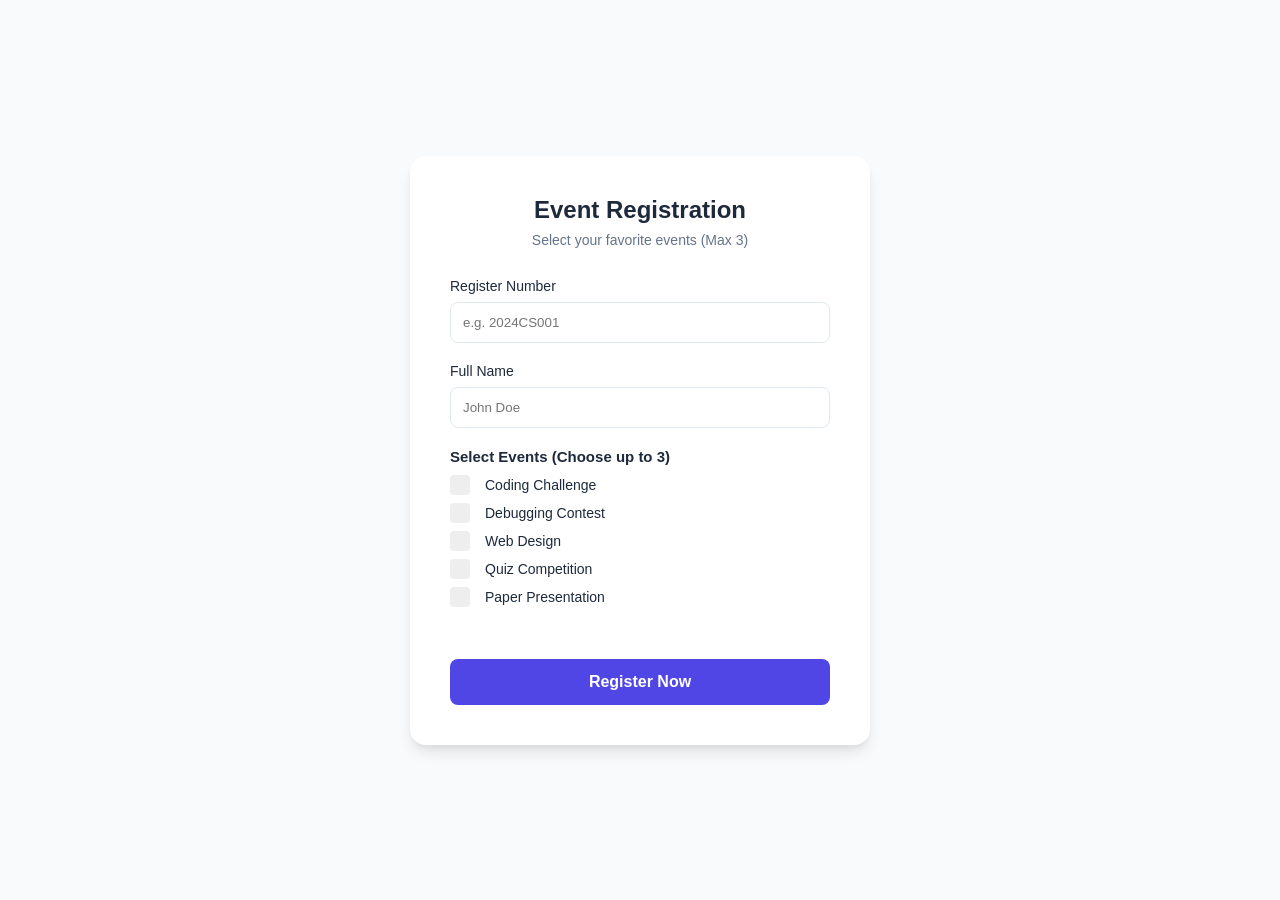
<file: ex8/index.html>
<!DOCTYPE html>
<html lang="en">
<head>
    <meta charset="UTF-8">
    <meta name="viewport" content="width=device-width, initial-scale=1.0">
    <title>Event Registration | AIWED-ex-8</title>
    <link rel="stylesheet" href="style.css">
</head>
<body>
    <div class="container">
        <div class="form-card">
            <div class="form-header">
                <h1>Event Registration</h1>
                <p>Select your favorite events (Max 3)</p>
            </div>
            <form id="eventForm">
                <div class="input-group">
                    <label for="regNumber">Register Number</label>
                    <input type="text" id="regNumber" name="regNumber" required placeholder="e.g. 2024CS001">
                </div>
                
                <div class="input-group">
                    <label for="fullName">Full Name</label>
                    <input type="text" id="fullName" name="fullName" required placeholder="John Doe">
                </div>

                <div class="checkbox-section">
                    <label class="section-label">Select Events (Choose up to 3)</label>
                    <div class="checkbox-grid">
                        <label class="checkbox-container">
                            <input type="checkbox" name="events" value="Coding Challenge">
                            <span class="custom-checkbox"></span>
                            Coding Challenge
                        </label>
                        <label class="checkbox-container">
                            <input type="checkbox" name="events" value="Debugging Contest">
                            <span class="custom-checkbox"></span>
                            Debugging Contest
                        </label>
                        <label class="checkbox-container">
                            <input type="checkbox" name="events" value="Web Design">
                            <span class="custom-checkbox"></span>
                            Web Design
                        </label>
                        <label class="checkbox-container">
                            <input type="checkbox" name="events" value="Quiz Competition">
                            <span class="custom-checkbox"></span>
                            Quiz Competition
                        </label>
                        <label class="checkbox-container">
                            <input type="checkbox" name="events" value="Paper Presentation">
                            <span class="custom-checkbox"></span>
                            Paper Presentation
                        </label>
                    </div>
                    <p id="error-message" class="error-text"></p>
                </div>

                <button type="submit" id="submitBtn">Register Now</button>
            </form>
        </div>
    </div>
    <script src="script.js"></script>
</body>
</html>
</file>
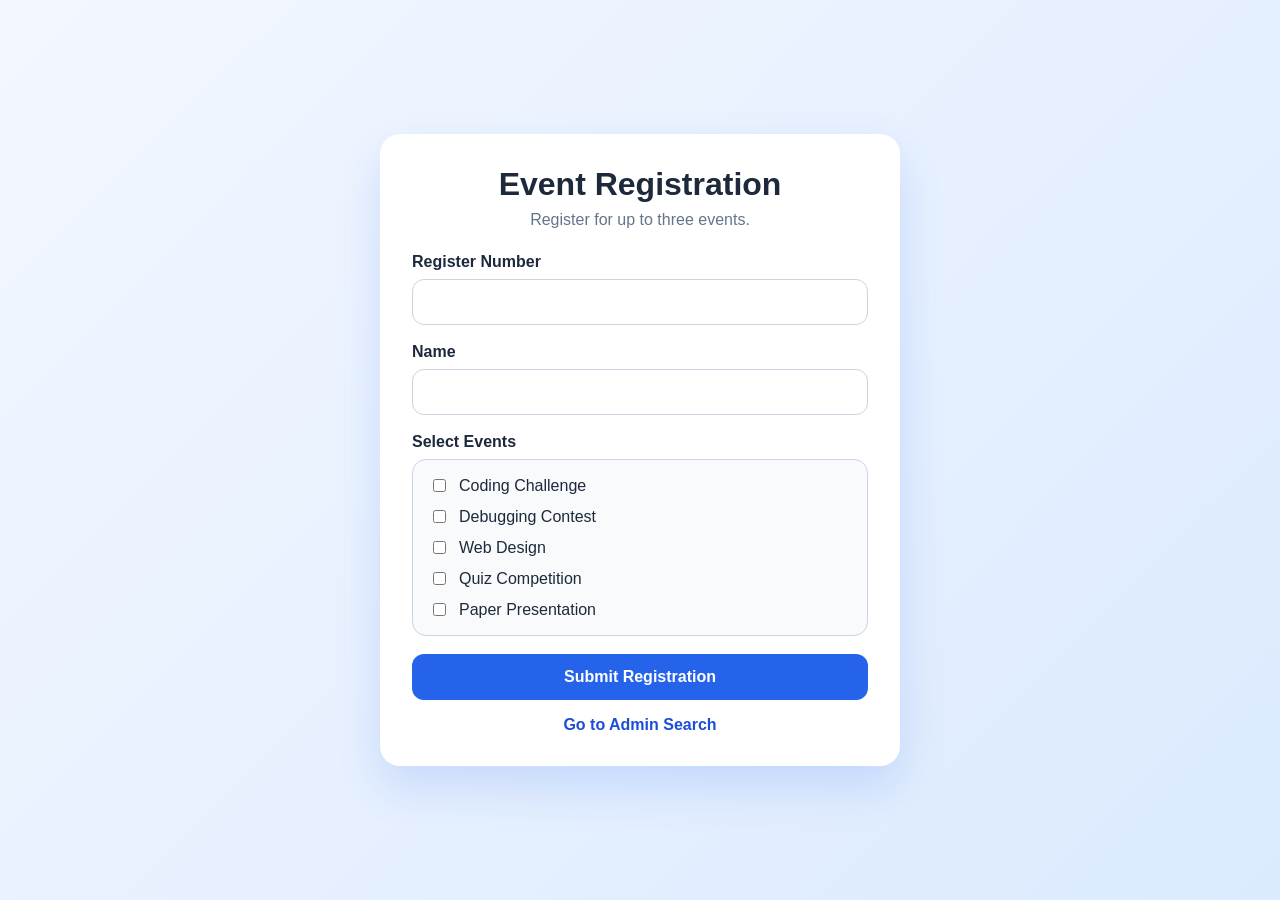
<file: ex9/public/index.html>
<!DOCTYPE html>
<html lang="en">
<head>
  <meta charset="UTF-8">
  <meta name="viewport" content="width=device-width, initial-scale=1.0">
  <title>Event Registration</title>
  <style>
    :root {
      --bg-start: #f3f7ff;
      --bg-end: #dbeafe;
      --card-bg: #ffffff;
      --text: #1e293b;
      --muted: #64748b;
      --accent: #2563eb;
      --accent-dark: #1d4ed8;
      --success-bg: #dcfce7;
      --success-text: #166534;
      --error-bg: #fee2e2;
      --error-text: #b91c1c;
      --border: #cbd5e1;
    }

    * {
      box-sizing: border-box;
    }

    body {
      margin: 0;
      min-height: 100vh;
      font-family: "Segoe UI", Tahoma, Geneva, Verdana, sans-serif;
      color: var(--text);
      background: linear-gradient(135deg, var(--bg-start), var(--bg-end));
      display: flex;
      align-items: center;
      justify-content: center;
      padding: 24px;
    }

    .card {
      width: min(100%, 520px);
      background: var(--card-bg);
      border-radius: 20px;
      padding: 32px;
      box-shadow: 0 20px 45px rgba(37, 99, 235, 0.16);
    }

    h1 {
      margin: 0 0 8px;
      font-size: 2rem;
      text-align: center;
    }

    p {
      margin: 0 0 24px;
      text-align: center;
      color: var(--muted);
    }

    .field {
      margin-bottom: 18px;
    }

    label {
      display: block;
      font-weight: 600;
      margin-bottom: 8px;
    }

    input[type="text"] {
      width: 100%;
      padding: 13px 14px;
      border: 1px solid var(--border);
      border-radius: 12px;
      font-size: 1rem;
      outline: none;
      transition: border-color 0.2s ease, box-shadow 0.2s ease;
    }

    input[type="text"]:focus {
      border-color: var(--accent);
      box-shadow: 0 0 0 4px rgba(37, 99, 235, 0.15);
    }

    .checkbox-group {
      display: grid;
      gap: 12px;
      padding: 16px;
      border: 1px solid var(--border);
      border-radius: 14px;
      background: #f8fafc;
    }

    .checkbox-item {
      display: flex;
      align-items: center;
      gap: 10px;
      font-weight: 500;
    }

    .checkbox-item label {
      margin: 0;
      font-weight: 500;
    }

    button {
      width: 100%;
      border: 0;
      border-radius: 12px;
      background: var(--accent);
      color: #fff;
      padding: 14px 16px;
      font-size: 1rem;
      font-weight: 700;
      cursor: pointer;
      transition: transform 0.15s ease, background 0.2s ease;
    }

    button:hover {
      background: var(--accent-dark);
      transform: translateY(-1px);
    }

    .message {
      display: none;
      margin-top: 18px;
      padding: 14px 16px;
      border-radius: 12px;
      font-weight: 600;
    }

    .message.success {
      display: block;
      background: var(--success-bg);
      color: var(--success-text);
    }

    .message.error {
      display: block;
      background: var(--error-bg);
      color: var(--error-text);
    }

    .admin-link {
      margin-top: 16px;
      text-align: center;
    }

    .admin-link a {
      color: var(--accent-dark);
      text-decoration: none;
      font-weight: 600;
    }

    @media (max-width: 600px) {
      .card {
        padding: 24px;
      }

      h1 {
        font-size: 1.7rem;
      }
    }
  </style>
</head>
<body>
  <div class="card">
    <h1>Event Registration</h1>
    <p>Register for up to three events.</p>

    <form id="registrationForm">
      <div class="field">
        <label for="regno">Register Number</label>
        <input type="text" id="regno" name="regno" required>
      </div>

      <div class="field">
        <label for="name">Name</label>
        <input type="text" id="name" name="name" required>
      </div>

      <div class="field">
        <label>Select Events</label>
        <div class="checkbox-group">
          <div class="checkbox-item">
            <input type="checkbox" id="coding" name="events" value="Coding Challenge">
            <label for="coding">Coding Challenge</label>
          </div>
          <div class="checkbox-item">
            <input type="checkbox" id="debugging" name="events" value="Debugging Contest">
            <label for="debugging">Debugging Contest</label>
          </div>
          <div class="checkbox-item">
            <input type="checkbox" id="webdesign" name="events" value="Web Design">
            <label for="webdesign">Web Design</label>
          </div>
          <div class="checkbox-item">
            <input type="checkbox" id="quiz" name="events" value="Quiz Competition">
            <label for="quiz">Quiz Competition</label>
          </div>
          <div class="checkbox-item">
            <input type="checkbox" id="paper" name="events" value="Paper Presentation">
            <label for="paper">Paper Presentation</label>
          </div>
        </div>
      </div>

      <button type="submit">Submit Registration</button>
    </form>

    <div id="message" class="message"></div>
    <div class="admin-link"><a href="/admin">Go to Admin Search</a></div>
  </div>

  <script>
    const form = document.getElementById("registrationForm");
    const messageBox = document.getElementById("message");
    const eventCheckboxes = Array.from(document.querySelectorAll('input[name="events"]'));

    function showMessage(text, type) {
      messageBox.textContent = text;
      messageBox.className = `message ${type}`;
    }

    eventCheckboxes.forEach((checkbox) => {
      checkbox.addEventListener("change", () => {
        const checkedCount = eventCheckboxes.filter((item) => item.checked).length;
        if (checkedCount > 3) {
          checkbox.checked = false;
          alert("You can select a maximum of 3 events.");
        }
      });
    });

    form.addEventListener("submit", async (event) => {
      event.preventDefault();
      messageBox.className = "message";
      messageBox.textContent = "";

      const formData = new FormData(form);
      const selectedEvents = formData.getAll("events");
      const regno = formData.get("regno").trim();
      const name = formData.get("name").trim();

      if (!regno || !name || selectedEvents.length === 0) {
        showMessage("All fields are required and at least one event must be selected.", "error");
        return;
      }

      if (selectedEvents.length > 3) {
        showMessage("You can select a maximum of 3 events.", "error");
        return;
      }

      try {
        const response = await fetch("/register", {
          method: "POST",
          headers: {
            "Content-Type": "application/json"
          },
          body: JSON.stringify({
            regno,
            name,
            events: selectedEvents
          })
        });

        const result = await response.json();
        showMessage(result.message, result.success ? "success" : "error");

        if (result.success) {
          form.reset();
        }
      } catch (error) {
        showMessage("Unable to submit registration at the moment.", "error");
      }
    });
  </script>
</body>
</html>
</file>
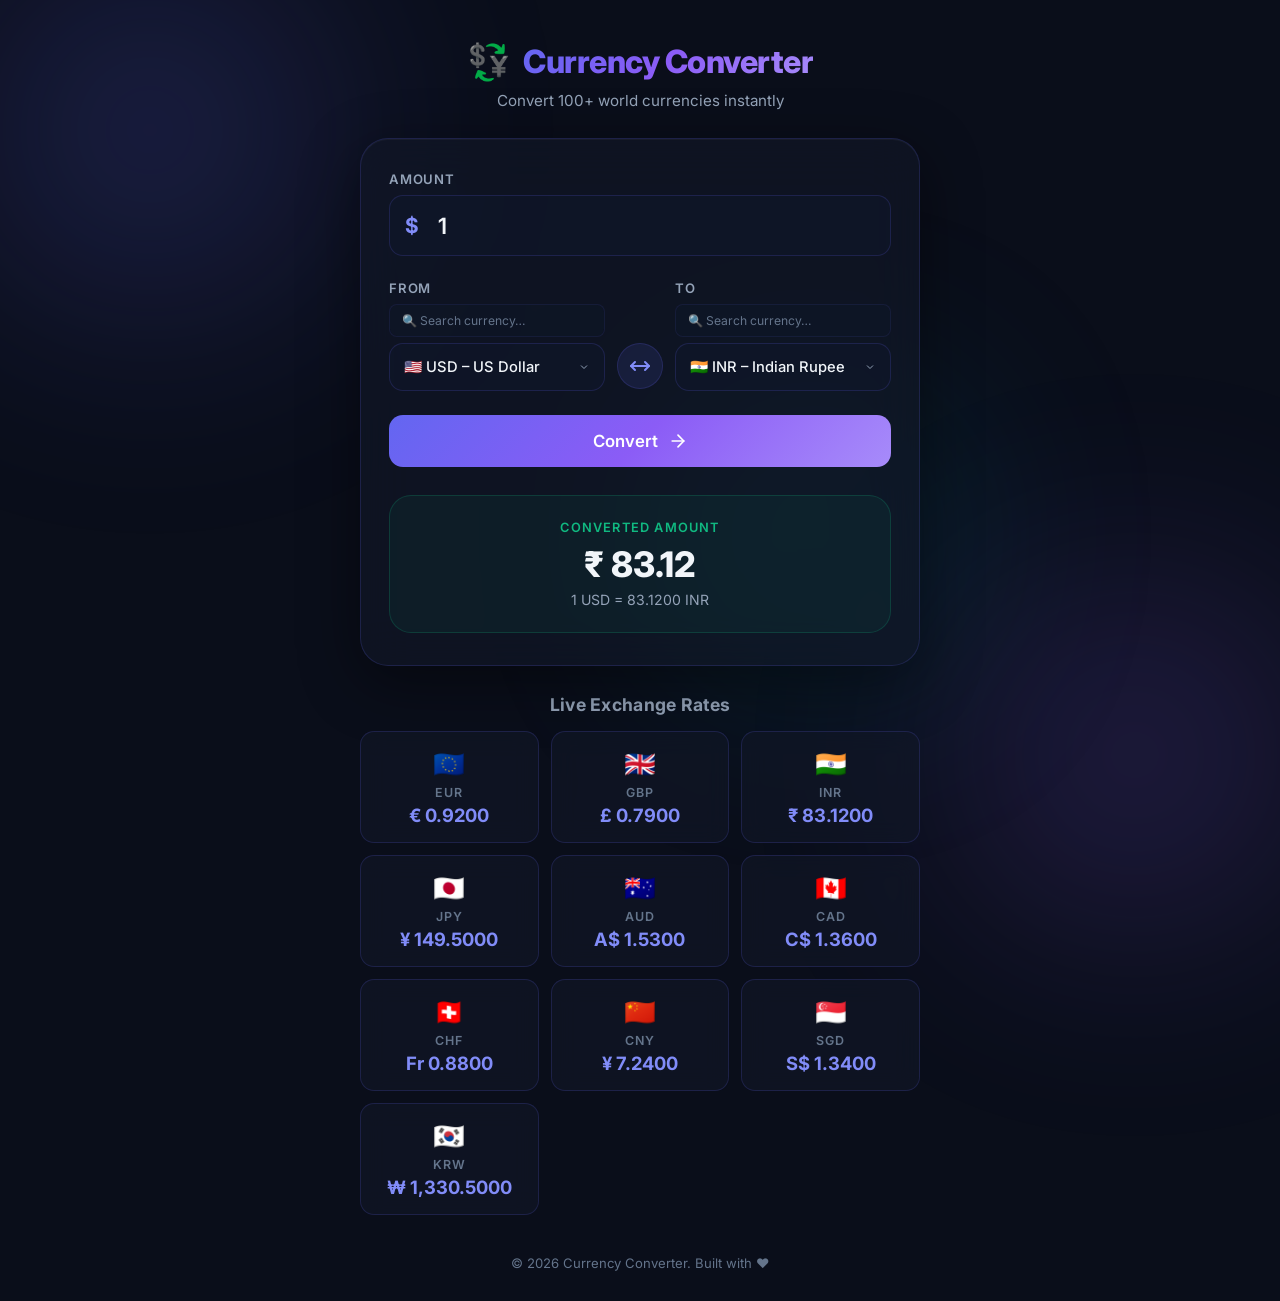
<file: ex4/AIWD-ex-4/program1/index.html>
<!DOCTYPE html>
<html lang="en">
<head>
  <meta charset="UTF-8" />
  <meta name="viewport" content="width=device-width, initial-scale=1.0" />
  <meta name="description" content="Professional Currency Converter – Convert between 100+ world currencies instantly." />
  <title>Currency Converter</title>
  <link rel="preconnect" href="https://fonts.googleapis.com" />
  <link rel="preconnect" href="https://fonts.gstatic.com" crossorigin />
  <link href="https://fonts.googleapis.com/css2?family=Inter:wght@400;500;600;700;800&display=swap" rel="stylesheet" />
  <link rel="stylesheet" href="style.css" />
</head>
<body onload="initApp()">

  <!-- Background blobs -->
  <div class="blob blob-1"></div>
  <div class="blob blob-2"></div>
  <div class="blob blob-3"></div>

  <main class="container">
    <!-- Header -->
    <header class="header">
      <div class="logo">
        <span class="logo-icon">💱</span>
        <h1>Currency Converter</h1>
      </div>
      <p class="tagline">Convert 100+ world currencies instantly</p>
    </header>

    <!-- Converter Card -->
    <section class="card" id="converterCard">
      <form id="converterForm" onsubmit="handleFormSubmit(event)">

        <!-- Amount Input -->
        <div class="input-group">
          <label for="amount">Amount</label>
          <div class="input-wrapper">
            <span class="input-prefix" id="currencySymbol">$</span>
            <input
              type="number"
              id="amount"
              class="currency-input"
              placeholder="Enter amount"
              min="0"
              step="any"
              value="1"
              onkeyup="handleAmountKeyup(event)"
            />
          </div>
        </div>

        <!-- Currency Selectors -->
        <div class="selectors">
          <!-- From Currency -->
          <div class="select-group">
            <label for="fromCurrency">From</label>
            <input
              type="text"
              id="searchFrom"
              class="search-input"
              placeholder="🔍 Search currency…"
              onkeyup="filterDropdown('fromCurrency', this.value)"
            />
            <select id="fromCurrency" class="currency-select" onchange="handleCurrencyChange()">
            </select>
          </div>

          <!-- Swap Button -->
          <button type="button" id="swapBtn" class="swap-btn" onclick="swapCurrencies()" title="Swap currencies">
            <svg width="24" height="24" viewBox="0 0 24 24" fill="none" stroke="currentColor" stroke-width="2" stroke-linecap="round" stroke-linejoin="round">
              <path d="M7 16l-4-4 4-4"/>
              <path d="M17 8l4 4-4 4"/>
              <line x1="3" y1="12" x2="21" y2="12"/>
            </svg>
          </button>

          <!-- To Currency -->
          <div class="select-group">
            <label for="toCurrency">To</label>
            <input
              type="text"
              id="searchTo"
              class="search-input"
              placeholder="🔍 Search currency…"
              onkeyup="filterDropdown('toCurrency', this.value)"
            />
            <select id="toCurrency" class="currency-select" onchange="handleCurrencyChange()">
            </select>
          </div>
        </div>

        <!-- Convert Button -->
        <button type="submit" id="convertBtn" class="convert-btn" onclick="convertCurrency()">
          <span>Convert</span>
          <svg width="20" height="20" viewBox="0 0 24 24" fill="none" stroke="currentColor" stroke-width="2" stroke-linecap="round" stroke-linejoin="round">
            <line x1="5" y1="12" x2="19" y2="12"/>
            <polyline points="12 5 19 12 12 19"/>
          </svg>
        </button>
      </form>

      <!-- Result Display -->
      <div id="resultContainer" class="result-container hidden">
        <div class="result-label">Converted Amount</div>
        <div class="result-value" id="resultValue">0.00</div>
        <div class="result-rate" id="resultRate">1 USD = 83.12 INR</div>
      </div>
    </section>

    <!-- Live Rates Ticker -->
    <section class="rates-section" id="ratesSection">
      <h2 class="rates-title">Live Exchange Rates</h2>
      <div class="rates-grid" id="ratesGrid"></div>
    </section>

    <!-- Footer -->
    <footer class="footer">
      <p>&copy; 2026 Currency Converter. Built with ❤️</p>
    </footer>
  </main>

  <script src="script.js"></script>
</body>
</html>
</file>
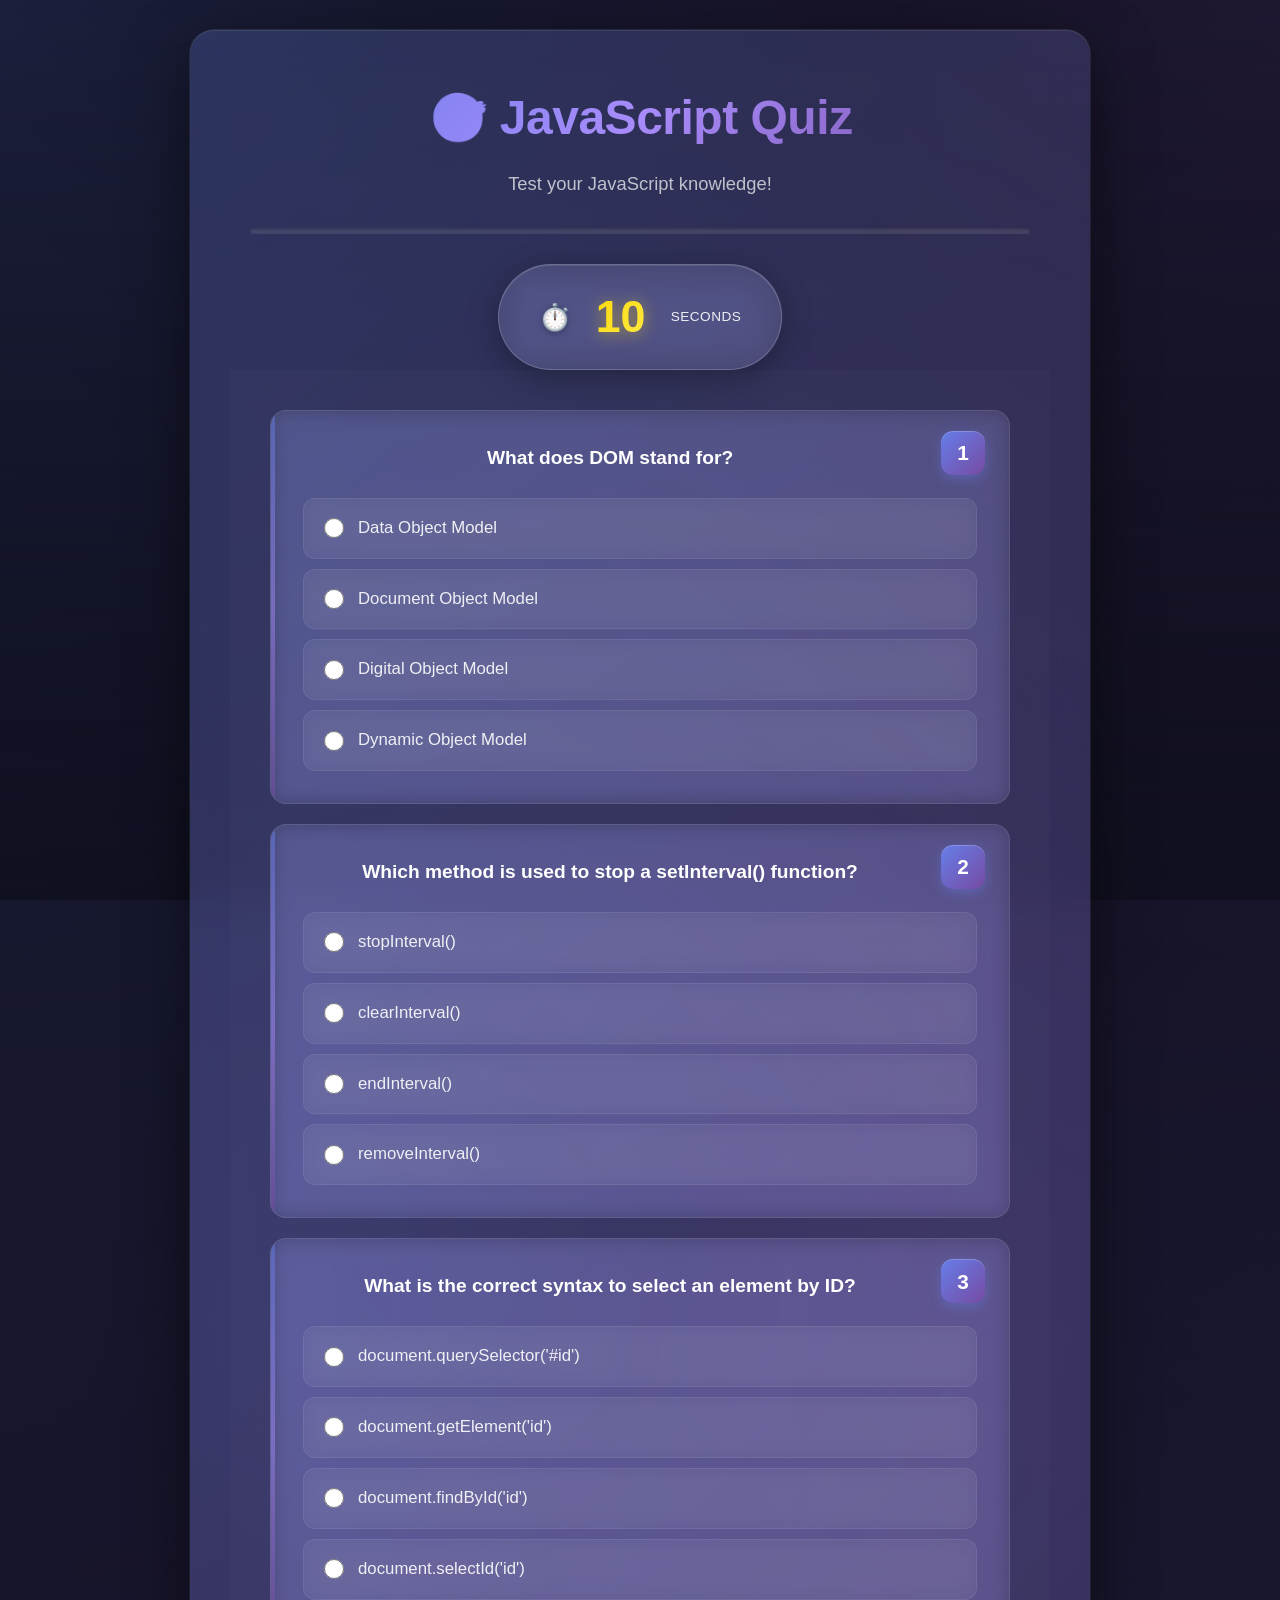
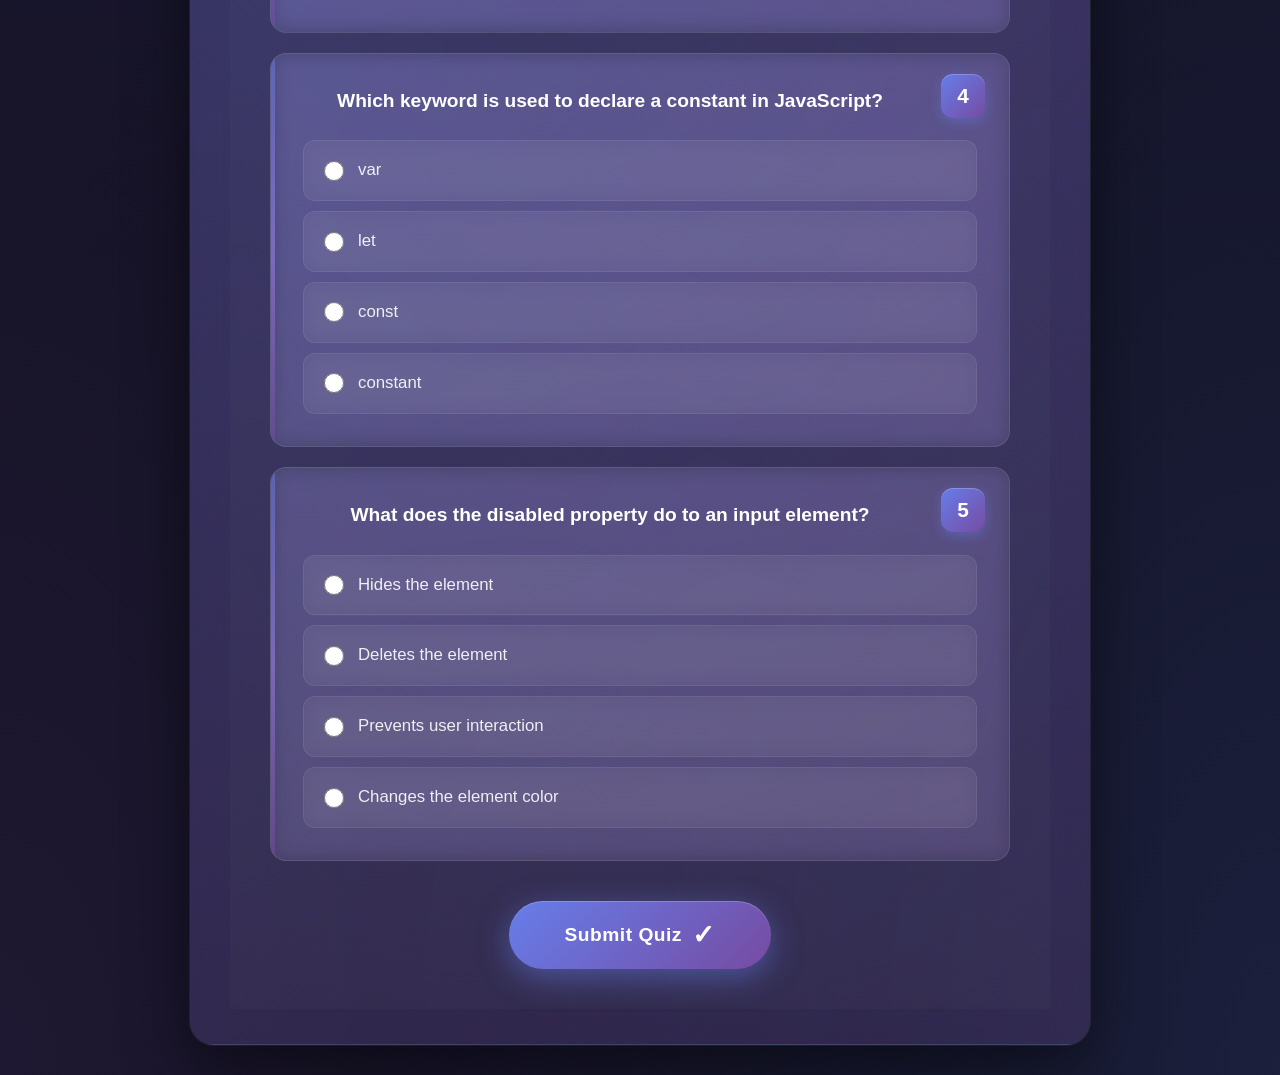
<file: ex5/ex-5/program1/index.html>
<!DOCTYPE html>
<html lang="en">
<head>
    <meta charset="UTF-8">
    <meta name="viewport" content="width=device-width, initial-scale=1.0">
    <title>Quiz App with Timer</title>
    <link rel="stylesheet" href="style.css">
</head>
<body>
    <div class="container">
        <div class="quiz-header">
        <h1>🎯 JavaScript Quiz</h1>
        <p class="quiz-subtitle">Test your JavaScript knowledge!</p>
        <div class="progress-bar">
            <div id="progress-fill" class="progress-fill"></div>
        </div>
        <div class="timer-section">
            <div class="timer-display">
                <span class="timer-icon">⏱️</span>
                <span id="timer" class="timer-value">10</span>
                <span class="timer-label">seconds</span>
            </div>
            <div id="warning-message" class="warning-message">⚠️ Only 5 seconds remaining!</div>
        </div>

        <div class="quiz-content">
            <form id="quiz-form">
                <!-- Question 1 -->
                <div class="question-block" data-question="1">
                    <div class="question-number">1</div>
                    <h3>What does DOM stand for?</h3>
                    <div class="options">
                        <label>
                            <input type="radio" name="q1" value="a">
                            <span>Data Object Model</span>
                        </label>
                        <label>
                            <input type="radio" name="q1" value="b">
                            <span>Document Object Model</span>
                        </label>
                        <label>
                            <input type="radio" name="q1" value="c">
                            <span>Digital Object Model</span>
                        </label>
                        <label>
                            <input type="radio" name="q1" value="d">
                            <span>Dynamic Object Model</span>
                        </label>
                    </div>
                </div>

                <!-- Question 2 -->
                <div class="question-block" data-question="2">
                    <div class="question-number">2</div>
                    <h3>Which method is used to stop a setInterval() function?</h3>
                    <div class="options">
                        <label>
                            <input type="radio" name="q2" value="a">
                            <span>stopInterval()</span>
                        </label>
                        <label>
                            <input type="radio" name="q2" value="b">
                            <span>clearInterval()</span>
                        </label>
                        <label>
                            <input type="radio" name="q2" value="c">
                            <span>endInterval()</span>
                        </label>
                        <label>
                            <input type="radio" name="q2" value="d">
                            <span>removeInterval()</span>
                        </label>
                    </div>
                </div>

                <!-- Question 3 -->
                <div class="question-block" data-question="3">
                    <div class="question-number">3</div>
                    <h3>What is the correct syntax to select an element by ID?</h3>
                    <div class="options">
                        <label>
                            <input type="radio" name="q3" value="a">
                            <span>document.querySelector('#id')</span>
                        </label>
                        <label>
                            <input type="radio" name="q3" value="b">
                            <span>document.getElement('id')</span>
                        </label>
                        <label>
                            <input type="radio" name="q3" value="c">
                            <span>document.findById('id')</span>
                        </label>
                        <label>
                            <input type="radio" name="q3" value="d">
                            <span>document.selectId('id')</span>
                        </label>
                    </div>
                </div>

                <!-- Question 4 -->
                <div class="question-block" data-question="4">
                    <div class="question-number">4</div>
                    <h3>Which keyword is used to declare a constant in JavaScript?</h3>
                    <div class="options">
                        <label>
                            <input type="radio" name="q4" value="a">
                            <span>var</span>
                        </label>
                        <label>
                            <input type="radio" name="q4" value="b">
                            <span>let</span>
                        </label>
                        <label>
                            <input type="radio" name="q4" value="c">
                            <span>const</span>
                        </label>
                        <label>
                            <input type="radio" name="q4" value="d">
                            <span>constant</span>
                        </label>
                    </div>
                </div>

                <!-- Question 5 -->
                <div class="question-block" data-question="5">
                    <div class="question-number">5</div>
                    <h3>What does the disabled property do to an input element?</h3>
                    <div class="options">
                        <label>
                            <input type="radio" name="q5" value="a">
                            <span>Hides the element</span>
                        </label>
                        <label>
                            <input type="radio" name="q5" value="b">
                            <span>Deletes the element</span>
                        </label>
                        <label>
                            <input type="radio" name="q5" value="c">
                            <span>Prevents user interaction</span>
                        </label>
                        <label>
                            <input type="radio" name="q5" value="d">
                            <span>Changes the element color</span>
                        </label>
                    </div>
                </div>

                <button type="button" id="submit-btn" class="submit-btn">
                    <span class="btn-text">Submit Quiz</span>
                    <span class="btn-icon">✓</span>
                </button>
            </form>
        </div>

        <div id="result-section" class="result-section" style="display: none;">
            <div class="result-icon">🎉</div>
            <h2>Quiz Complete!</h2>
            <div class="score-display">
                <div class="score-circle">
                    <span id="score" class="score-value">0</span>
                    <span class="score-total">/5</span>
                </div>
                <p id="score-message" class="score-message"></p>
            </div>
        </div>
    </div>

    <script src="script.js"></script>
</body>
</html>
</file>
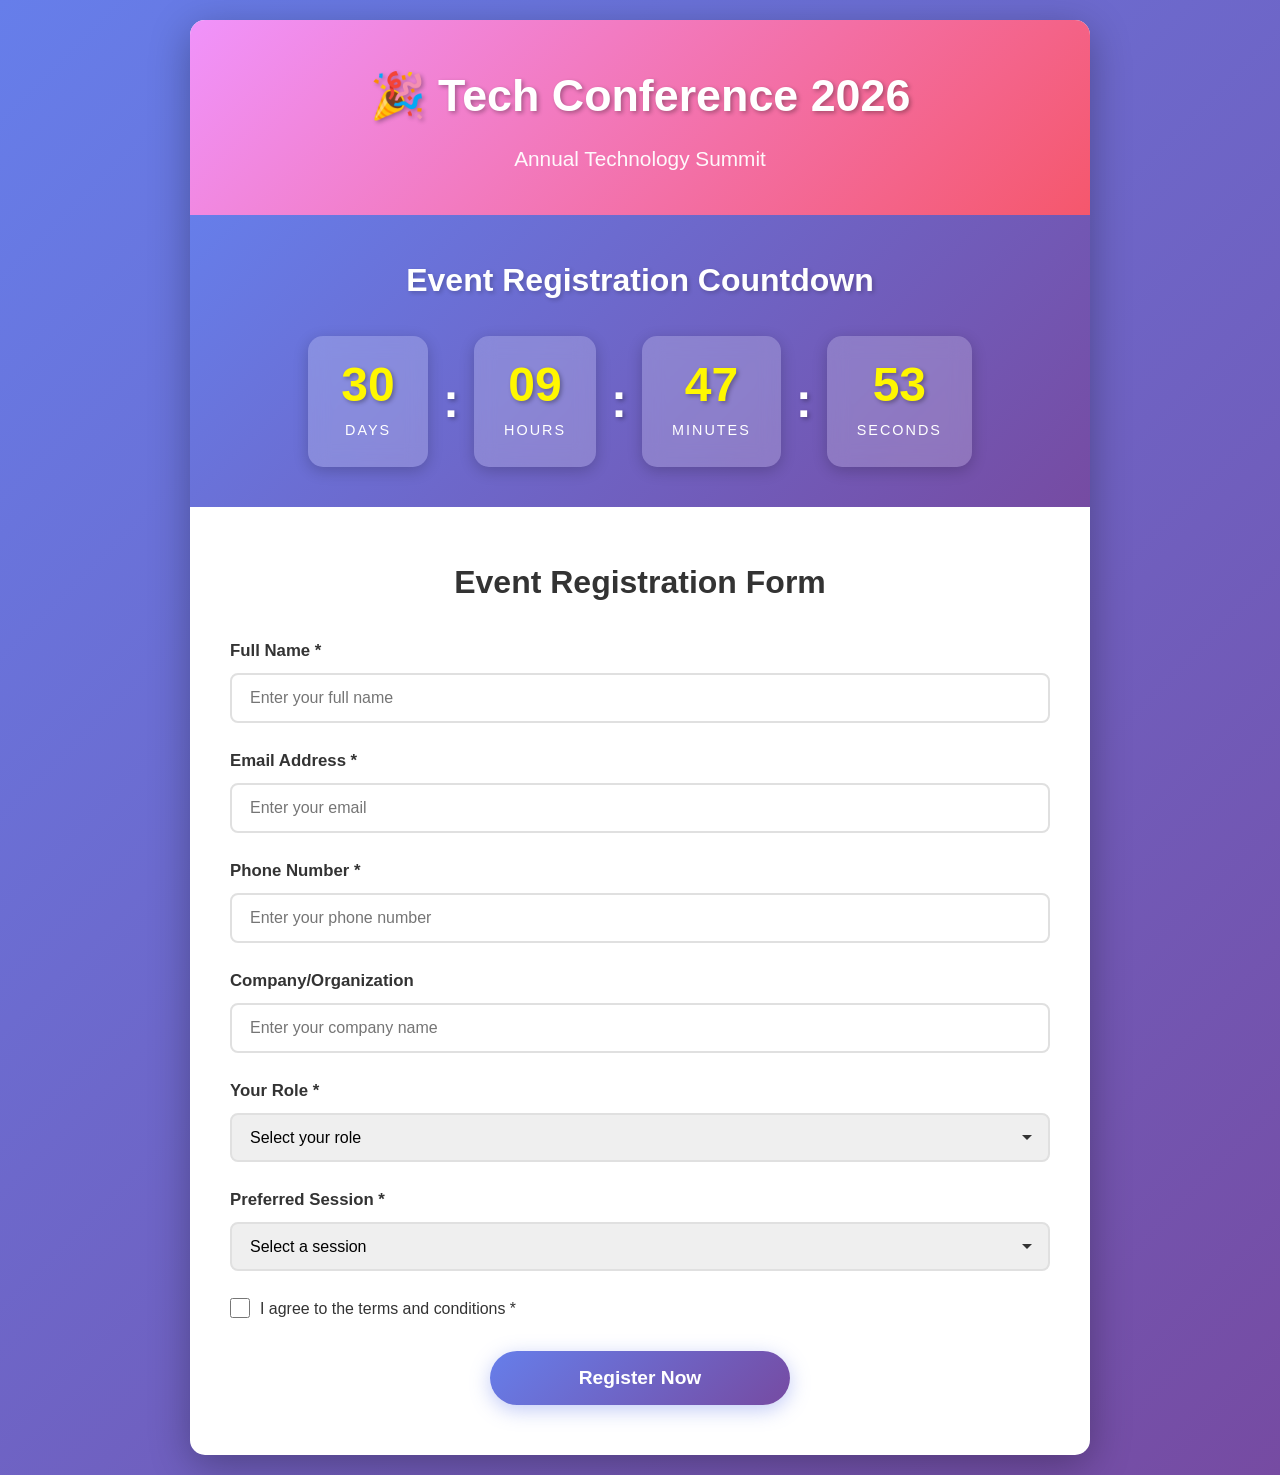
<file: ex5/ex-5/program2/index.html>
<!DOCTYPE html>
<html lang="en">
<head>
    <meta charset="UTF-8">
    <meta name="viewport" content="width=device-width, initial-scale=1.0">
    <title>Event Countdown Timer</title>
    <link rel="stylesheet" href="style.css">
</head>
<body>
    <div class="container">
        <div class="event-header">
            <h1>🎉 Tech Conference 2026</h1>
            <p class="event-subtitle">Annual Technology Summit</p>
        </div>

        <div class="countdown-section">
            <h2>Event Registration Countdown</h2>
            <div id="countdown-display" class="countdown-display">
                <div class="time-unit">
                    <span id="days" class="time-value">00</span>
                    <span class="time-label">Days</span>
                </div>
                <div class="separator">:</div>
                <div class="time-unit">
                    <span id="hours" class="time-value">00</span>
                    <span class="time-label">Hours</span>
                </div>
                <div class="separator">:</div>
                <div class="time-unit">
                    <span id="minutes" class="time-value">00</span>
                    <span class="time-label">Minutes</span>
                </div>
                <div class="separator">:</div>
                <div class="time-unit">
                    <span id="seconds" class="time-value">00</span>
                    <span class="time-label">Seconds</span>
                </div>
            </div>
            <div id="status-message" class="status-message"></div>
        </div>

        <div class="registration-form">
            <h2>Event Registration Form</h2>
            <form id="event-form">
                <div class="form-group">
                    <label for="full-name">Full Name *</label>
                    <input type="text" id="full-name" name="full-name" placeholder="Enter your full name" required>
                </div>

                <div class="form-group">
                    <label for="email">Email Address *</label>
                    <input type="email" id="email" name="email" placeholder="Enter your email" required>
                </div>

                <div class="form-group">
                    <label for="phone">Phone Number *</label>
                    <input type="tel" id="phone" name="phone" placeholder="Enter your phone number" required>
                </div>

                <div class="form-group">
                    <label for="company">Company/Organization</label>
                    <input type="text" id="company" name="company" placeholder="Enter your company name">
                </div>

                <div class="form-group">
                    <label for="role">Your Role *</label>
                    <select id="role" name="role" required>
                        <option value="">Select your role</option>
                        <option value="developer">Software Developer</option>
                        <option value="designer">Designer</option>
                        <option value="manager">Project Manager</option>
                        <option value="student">Student</option>
                        <option value="other">Other</option>
                    </select>
                </div>

                <div class="form-group">
                    <label for="session">Preferred Session *</label>
                    <select id="session" name="session" required>
                        <option value="">Select a session</option>
                        <option value="ai-ml">AI & Machine Learning</option>
                        <option value="web-dev">Web Development</option>
                        <option value="cloud">Cloud Computing</option>
                        <option value="cybersecurity">Cybersecurity</option>
                        <option value="devops">DevOps</option>
                    </select>
                </div>

                <div class="form-group checkbox-group">
                    <label>
                        <input type="checkbox" id="terms" name="terms" required>
                        <span>I agree to the terms and conditions *</span>
                    </label>
                </div>

                <button type="submit" id="register-btn" class="register-btn">Register Now</button>
            </form>
        </div>
    </div>

    <script src="script.js"></script>
</body>
</html>
</file>
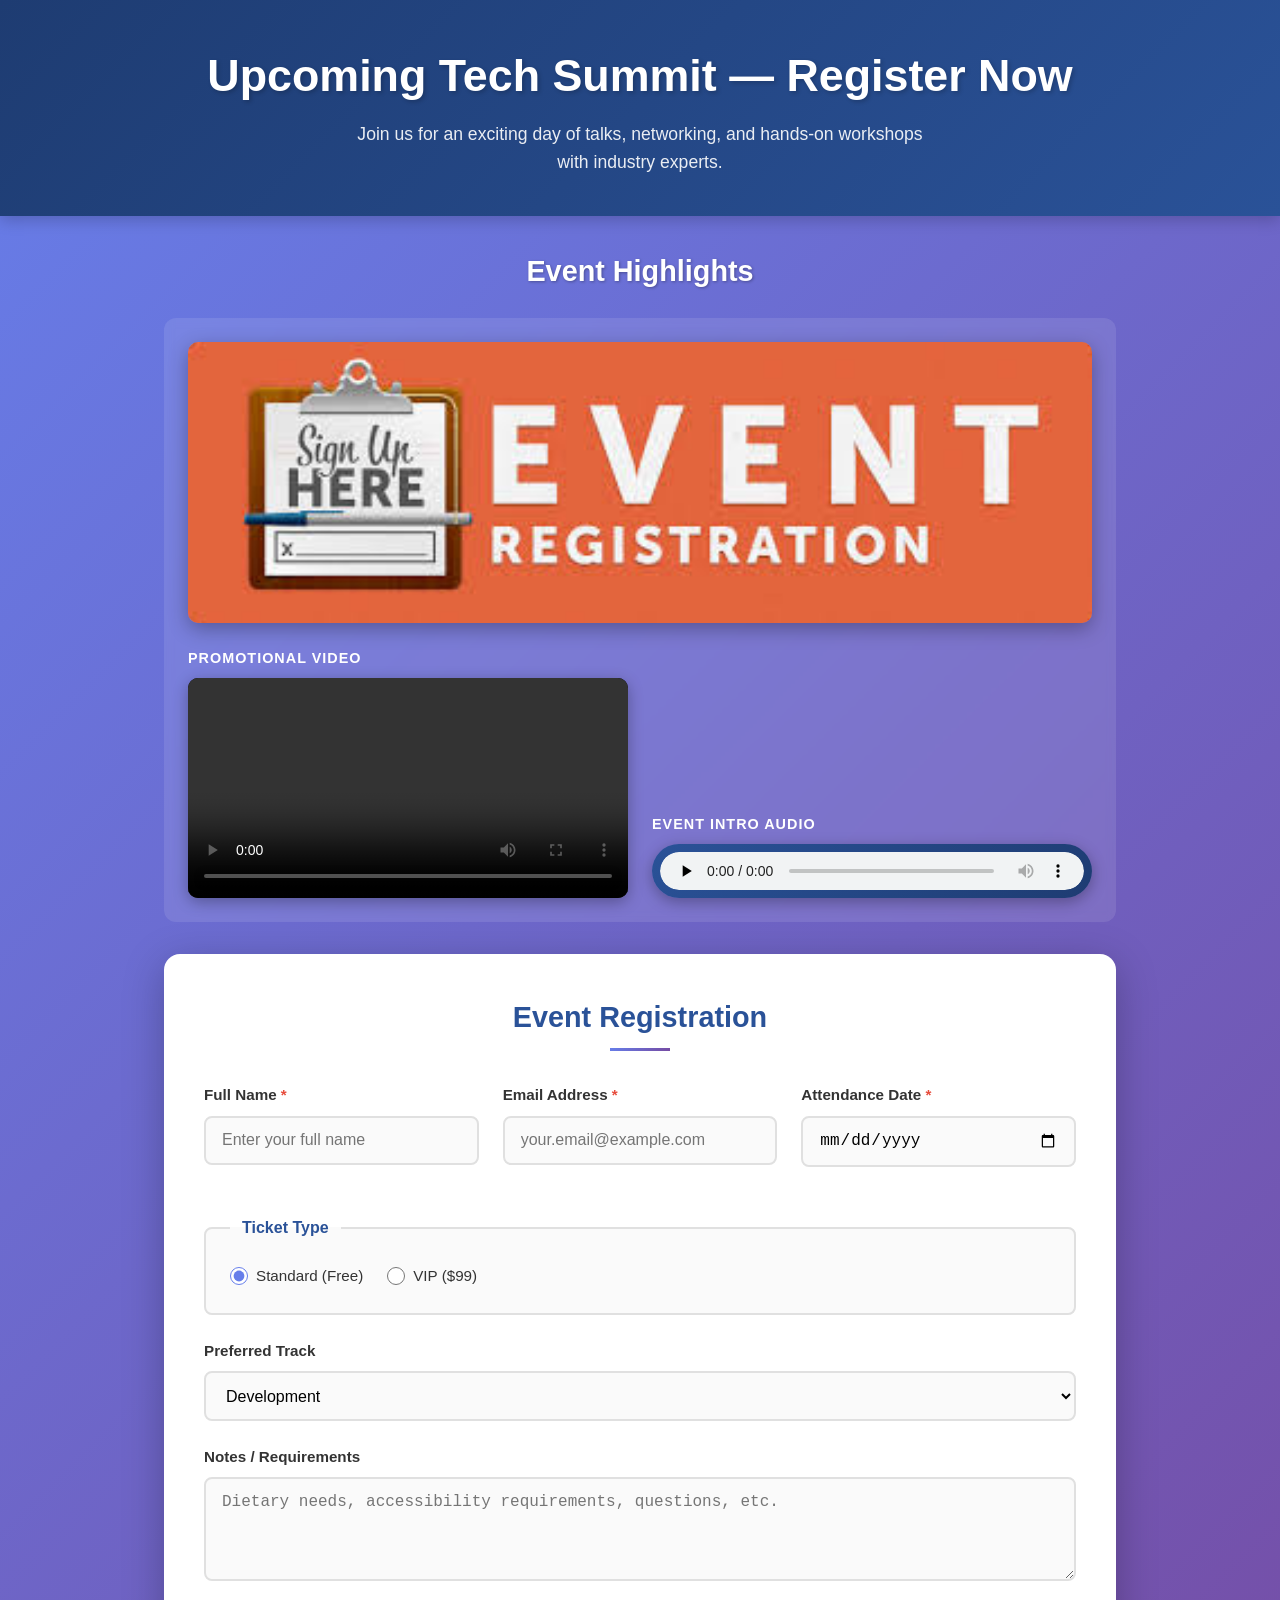
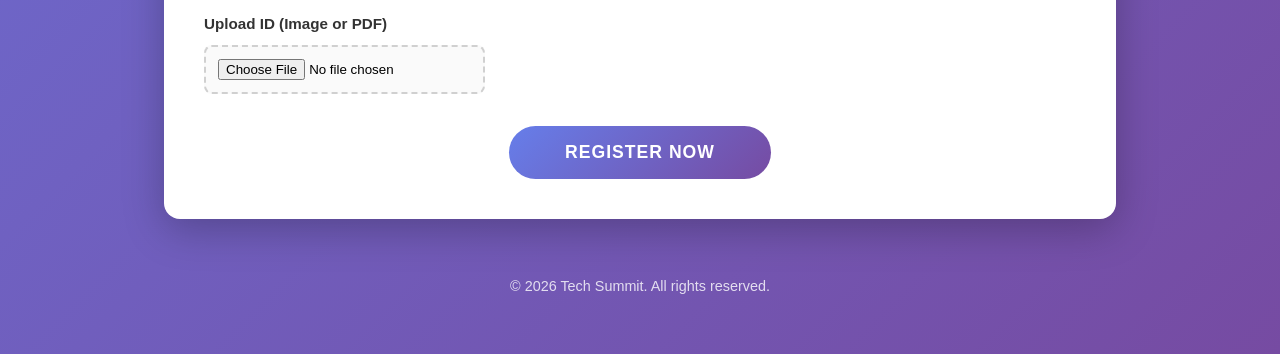
<file: ex1/event.html>
<!DOCTYPE html>
<html lang="en">
<head>
  <meta charset="utf-8">
  <meta name="viewport" content="width=device-width,initial-scale=1">
  <title>Event Registration & Promotional Portal</title>
  <style>
    /* Reset and Base Styles */
    *{box-sizing:border-box;margin:0;padding:0}
    body{font-family:'Segoe UI',Arial,Helvetica,sans-serif;line-height:1.6;background:linear-gradient(135deg,#667eea 0%,#764ba2 100%);min-height:100vh;padding-bottom:2rem}
    
    /* Header Styles */
    header{background:linear-gradient(135deg,#1e3c72 0%,#2a5298 100%);color:#fff;padding:2.5rem 1rem;text-align:center;box-shadow:0 4px 15px rgba(0,0,0,0.2);animation:slideDown 0.8s ease-out}
    header h1{margin:0 0 0.5rem 0;font-size:2rem;animation:fadeIn 1s ease-in;text-shadow:2px 2px 4px rgba(0,0,0,0.2)}
    header p{margin:0;font-size:1.1rem;opacity:0.9;max-width:600px;margin:0 auto}
    
    /* Container */
    .container{max-width:1000px;margin:2rem auto;padding:0 1.5rem}
    
    /* Section Titles */
    .section-title{color:#fff;text-align:center;margin-bottom:1.5rem;font-size:1.5rem;text-shadow:1px 1px 3px rgba(0,0,0,0.3);animation:fadeIn 1s ease-in}
    
    /* Media Section */
    .media-section{background:rgba(255,255,255,0.1);border-radius:12px;padding:1.5rem;margin-bottom:2rem;backdrop-filter:blur(5px)}
    .banner-wrapper{margin-bottom:1.5rem}
    .banner-link{display:block;overflow:hidden;border-radius:10px;box-shadow:0 6px 20px rgba(0,0,0,0.3);transition:transform 0.3s ease,box-shadow 0.3s ease}
    .banner-link:hover{transform:translateY(-5px);box-shadow:0 12px 30px rgba(0,0,0,0.4)}
    .banner-link img{width:100%;height:auto;display:block;transition:transform 0.3s ease;min-height:150px;object-fit:cover}
    .banner-link:hover img{transform:scale(1.03)}
    
    /* Media Grid for Video & Audio */
    .media-grid{display:grid;grid-template-columns:1fr;gap:1.5rem;align-items:center}
    .media-item{display:flex;flex-direction:column}
    .media-item label{color:#fff;font-weight:600;margin-bottom:0.5rem;font-size:0.9rem;text-transform:uppercase;letter-spacing:1px}
    video{width:100%;border-radius:10px;box-shadow:0 4px 15px rgba(0,0,0,0.3);background:#000}
    audio{width:100%;border-radius:30px;background:linear-gradient(135deg,#2a5298 0%,#1e3c72 100%);padding:0.5rem;box-shadow:0 4px 15px rgba(0,0,0,0.3)}
    
    /* Form Styles */
    form{background:#fff;padding:2.5rem;border-radius:16px;box-shadow:0 10px 40px rgba(0,0,0,0.25);animation:fadeInUp 1s ease-out}
    form h2{margin:0 0 2rem 0;color:#2a5298;text-align:center;font-size:1.8rem;position:relative}
    form h2::after{content:'';display:block;width:60px;height:3px;background:linear-gradient(135deg,#667eea 0%,#764ba2 100%);margin:0.5rem auto 0}
    
    /* Form Row */
    .form-group{margin-bottom:1.5rem}
    .row{display:grid;grid-template-columns:1fr;gap:1.5rem;margin-bottom:1.5rem}
    
    /* Labels & Inputs */
    label{display:block;font-weight:600;margin-bottom:0.5rem;color:#333;font-size:0.95rem}
    input[type="text"],input[type="email"],input[type="date"],select,textarea{width:100%;padding:0.85rem 1rem;border:2px solid #e0e0e0;border-radius:8px;font-size:1rem;transition:all 0.3s ease;background:#fafafa}
    input[type="text"]:focus,input[type="email"]:focus,input[type="date"]:focus,select:focus,textarea:focus{outline:none;border-color:#667eea;box-shadow:0 0 0 4px rgba(102,126,234,0.15);background:#fff}
    input[type="text"]:hover,input[type="email"]:hover,input[type="date"]:hover,select:hover,textarea:hover{border-color:#b0b0b0}
    textarea{resize:vertical;min-height:100px}
    
    /* Fieldset & Radio */
    fieldset{border:2px solid #e0e0e0;border-radius:8px;padding:1rem 1.5rem;margin-bottom:1.5rem;background:#fafafa}
    legend{color:#2a5298;font-weight:700;padding:0 0.75rem;font-size:1rem}
    .radio-group{display:flex;flex-wrap:wrap;gap:1.5rem;padding:0.5rem 0}
    .radio-group label{display:flex;align-items:center;cursor:pointer;font-weight:500;margin:0}
    input[type="radio"]{width:18px;height:18px;margin-right:0.5rem;cursor:pointer;accent-color:#667eea}
    
    /* File Input */
    input[type="file"]{padding:0.75rem;border:2px dashed #d0d0d0;border-radius:8px;background:#fafafa;cursor:pointer;transition:all 0.3s ease}
    input[type="file"]:hover{border-color:#667eea;background:#f0f4ff}
    
    /* Submit Button */
    .submit-wrapper{text-align:center;margin-top:2rem}
    input[type="submit"]{background:linear-gradient(135deg,#667eea 0%,#764ba2 100%);color:#fff;border:none;padding:1rem 3.5rem;font-size:1.1rem;font-weight:700;border-radius:50px;cursor:pointer;transition:all 0.3s ease;text-transform:uppercase;letter-spacing:1px}
    input[type="submit"]:hover{transform:translateY(-3px);box-shadow:0 8px 25px rgba(102,126,234,0.5)}
    input[type="submit"]:active{transform:translateY(-1px)}
    
    /* Footer */
    footer{text-align:center;color:#fff;padding:1.5rem;opacity:0.8;font-size:0.9rem}
    
    /* Animations */
    @keyframes slideDown{from{transform:translateY(-100%);opacity:0}to{transform:translateY(0);opacity:1}}
    @keyframes fadeIn{from{opacity:0}to{opacity:1}}
    @keyframes fadeInUp{from{transform:translateY(40px);opacity:0}to{transform:translateY(0);opacity:1}}
    
    /* Responsive Breakpoints */
    @media(min-width:600px){
      .row{grid-template-columns:repeat(2,1fr)}
      .media-grid{grid-template-columns:1fr 1fr;align-items:end}
    }
    @media(min-width:900px){
      header h1{font-size:2.8rem}
      .row{grid-template-columns:repeat(3,1fr)}
      .section-title{font-size:1.8rem}
    }
  </style>
</head>
<body>
  <header>
    <h1>Upcoming Tech Summit — Register Now</h1>
    <p>Join us for an exciting day of talks, networking, and hands-on workshops with industry experts.</p>
  </header>

  <main class="container">
    <!-- Media Section -->
    <h2 class="section-title">Event Highlights</h2>
    <section class="media-section">
      <!-- Banner Image -->
      <div class="banner-wrapper">
        <a href="https://www.fbcmarshville.org/event-registration/" target="_blank" class="banner-link" title="Click to learn more about event registration">
          <img src="download.jpeg" alt="Tech Summit banner showing speakers and date" />
        </a>
      </div>

      <!-- Video & Audio Grid -->
      <div class="media-grid">
        <div class="media-item">
          <label for="promo-video">Promotional Video</label>
          <video id="promo-video" controls preload="metadata">
            <source src="https://www.w3schools.com/html/mov_bbb.mp4" type="video/mp4">
            Your browser does not support the video element.
          </video>
        </div>

        <div class="media-item">
          <label for="intro-audio">Event Intro Audio</label>
          <audio id="intro-audio" controls preload="none">
            <source src="https://www.soundhelix.com/examples/mp3/SoundHelix-Song-1.mp3" type="audio/mpeg">
            Your browser does not support the audio element.
          </audio>
        </div>
      </div>
    </section>

    <!-- Registration Form -->
    <section>
      <form action="#" method="post" enctype="multipart/form-data" novalidate="false">
        <h2>Event Registration</h2>
        
        <!-- Basic Info Row -->
        <div class="row">
          <div class="form-group">
            <label for="name">Full Name <span style="color:#e74c3c">*</span></label>
            <input type="text" id="name" name="name" placeholder="Enter your full name" required>
          </div>
          <div class="form-group">
            <label for="email">Email Address <span style="color:#e74c3c">*</span></label>
            <input type="email" id="email" name="email" placeholder="your.email@example.com" required>
          </div>
          <div class="form-group">
            <label for="date">Attendance Date <span style="color:#e74c3c">*</span></label>
            <input type="date" id="date" name="date" required>
          </div>
        </div>

        <!-- Ticket Type -->
        <fieldset>
          <legend>Ticket Type</legend>
          <div class="radio-group">
            <label><input type="radio" name="ticket" value="standard" checked> Standard (Free)</label>
            <label><input type="radio" name="ticket" value="vip"> VIP ($99)</label>
          </div>
        </fieldset>

        <!-- Preferred Track -->
        <div class="form-group">
          <label for="track">Preferred Track</label>
          <select id="track" name="track">
            <option value="" disabled>-- Select a track --</option>
            <option value="dev" selected>Development</option>
            <option value="ds">Data Science</option>
            <option value="sec">Security</option>
          </select>
        </div>

        <!-- Notes -->
        <div class="form-group">
          <label for="notes">Notes / Requirements</label>
          <textarea id="notes" name="notes" rows="4" placeholder="Dietary needs, accessibility requirements, questions, etc."></textarea>
        </div>

        <!-- File Upload -->
        <div class="form-group">
          <label for="file">Upload ID (Image or PDF)</label>
          <input type="file" id="file" name="file" accept="image/*,application/pdf">
        </div>

        <!-- Submit -->
        <div class="submit-wrapper">
          <input type="submit" value="Register Now">
        </div>
      </form>
    </section>
  </main>

  <footer>
    <p>&copy; 2026 Tech Summit. All rights reserved.</p>
  </footer>
</body>
</html>
</file>
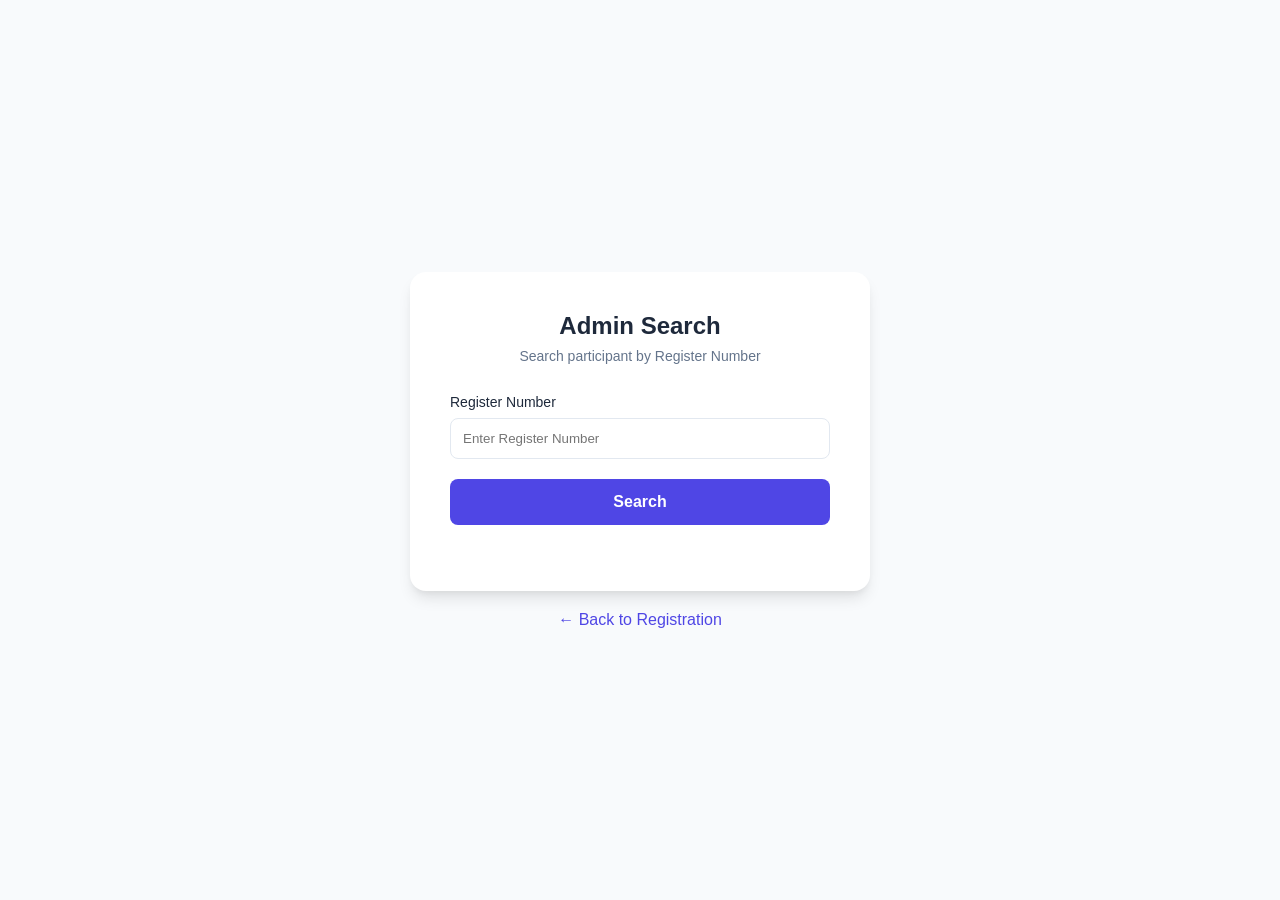
<file: ex8/admin.html>
<!DOCTYPE html>
<html lang="en">
<head>
    <meta charset="UTF-8">
    <meta name="viewport" content="width=device-width, initial-scale=1.0">
    <title>Admin Dashboard | AIWED-ex-8</title>
    <link rel="stylesheet" href="style.css">
    <style>
        .result-card {
            margin-top: 20px;
            padding: 15px;
            border: 1px solid var(--input-border);
            border-radius: 8px;
            display: none;
        }
        .result-card p {
            margin: 8px 0;
            font-size: 14px;
        }
        .result-card strong {
            color: var(--primary);
        }
    </style>
</head>
<body>
    <div class="container">
        <div class="form-card">
            <div class="form-header">
                <h1>Admin Search</h1>
                <p>Search participant by Register Number</p>
            </div>
            
            <div class="input-group">
                <label for="searchRegno">Register Number</label>
                <input type="text" id="searchRegno" placeholder="Enter Register Number">
            </div>
            
            <button id="searchBtn">Search</button>

            <div id="searchResult" class="result-card">
                <p><strong>Register No:</strong> <span id="resReg"></span></p>
                <p><strong>Name:</strong> <span id="resName"></span></p>
                <p><strong>Events:</strong> <span id="resEvents"></span></p>
            </div>
            <p id="admin-error" class="error-text" style="text-align: center; margin-top: 10px;"></p>
        </div>
        <div style="text-align: center; margin-top: 20px;">
            <a href="index.html" style="color: var(--primary); text-decoration: none; font-weight: 500;">← Back to Registration</a>
        </div>
    </div>

    <script>
        const searchBtn = document.getElementById('searchBtn');
        const searchInput = document.getElementById('searchRegno');
        const resultCard = document.getElementById('searchResult');
        const errorMsg = document.getElementById('admin-error');

        searchBtn.addEventListener('click', async () => {
            const regno = searchInput.value.trim();
            if (!regno) {
                errorMsg.textContent = 'Please enter a register number.';
                resultCard.style.display = 'none';
                return;
            }

            try {
                const response = await fetch(`http://localhost:3000/search/${regno}`);
                const data = await response.json();

                if (response.ok) {
                    errorMsg.textContent = '';
                    resultCard.style.display = 'block';
                    document.getElementById('resReg').textContent = data.regno;
                    document.getElementById('resName').textContent = data.name;
                    document.getElementById('resEvents').textContent = data.events;
                } else {
                    errorMsg.textContent = data.message;
                    resultCard.style.display = 'none';
                }
            } catch (error) {
                errorMsg.textContent = 'Server error. Is the server running?';
                resultCard.style.display = 'none';
            }
        });
    </script>
</body>
</html>
</file>
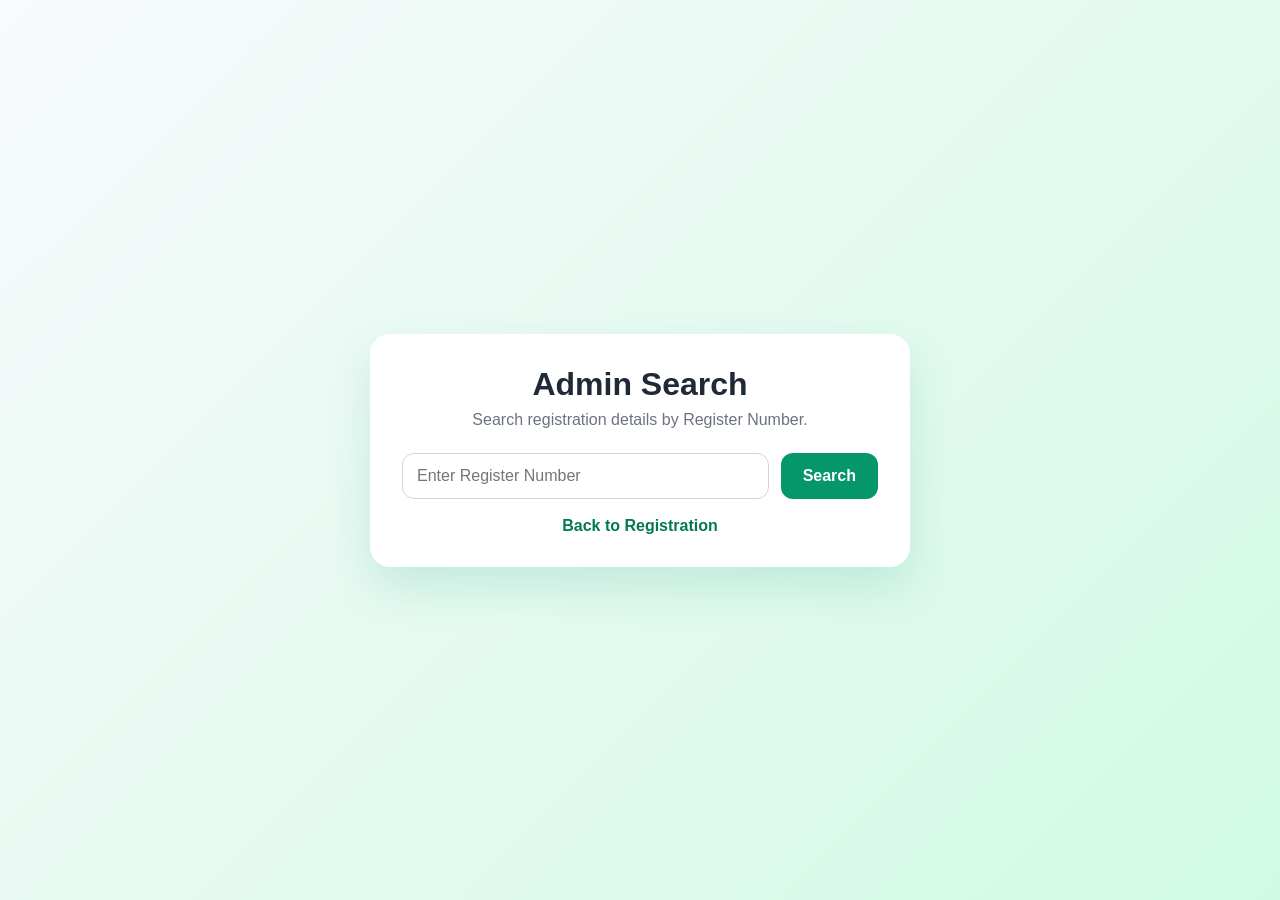
<file: ex9/public/admin.html>
<!DOCTYPE html>
<html lang="en">
<head>
  <meta charset="UTF-8">
  <meta name="viewport" content="width=device-width, initial-scale=1.0">
  <title>Admin Search</title>
  <style>
    :root {
      --bg-start: #f8fafc;
      --bg-end: #d1fae5;
      --card-bg: #ffffff;
      --text: #1f2937;
      --muted: #6b7280;
      --accent: #059669;
      --accent-dark: #047857;
      --success-bg: #dcfce7;
      --success-text: #166534;
      --error-bg: #fee2e2;
      --error-text: #b91c1c;
      --border: #d1d5db;
    }

    * {
      box-sizing: border-box;
    }

    body {
      margin: 0;
      min-height: 100vh;
      font-family: "Segoe UI", Tahoma, Geneva, Verdana, sans-serif;
      color: var(--text);
      background: linear-gradient(135deg, var(--bg-start), var(--bg-end));
      display: flex;
      align-items: center;
      justify-content: center;
      padding: 24px;
    }

    .card {
      width: min(100%, 540px);
      background: var(--card-bg);
      border-radius: 20px;
      padding: 32px;
      box-shadow: 0 20px 45px rgba(5, 150, 105, 0.15);
    }

    h1 {
      margin: 0 0 8px;
      text-align: center;
      font-size: 2rem;
    }

    p {
      margin: 0 0 24px;
      text-align: center;
      color: var(--muted);
    }

    .search-row {
      display: grid;
      grid-template-columns: 1fr auto;
      gap: 12px;
    }

    input[type="text"] {
      width: 100%;
      padding: 13px 14px;
      border: 1px solid var(--border);
      border-radius: 12px;
      font-size: 1rem;
      outline: none;
      transition: border-color 0.2s ease, box-shadow 0.2s ease;
    }

    input[type="text"]:focus {
      border-color: var(--accent);
      box-shadow: 0 0 0 4px rgba(5, 150, 105, 0.15);
    }

    button {
      border: 0;
      border-radius: 12px;
      background: var(--accent);
      color: #fff;
      padding: 14px 22px;
      font-size: 1rem;
      font-weight: 700;
      cursor: pointer;
      transition: transform 0.15s ease, background 0.2s ease;
    }

    button:hover {
      background: var(--accent-dark);
      transform: translateY(-1px);
    }

    .result {
      display: none;
      margin-top: 22px;
      padding: 18px;
      border-radius: 14px;
      line-height: 1.8;
      font-weight: 600;
      white-space: pre-line;
    }

    .result.success {
      display: block;
      background: var(--success-bg);
      color: var(--success-text);
    }

    .result.error {
      display: block;
      background: var(--error-bg);
      color: var(--error-text);
    }

    .home-link {
      margin-top: 18px;
      text-align: center;
    }

    .home-link a {
      color: var(--accent-dark);
      text-decoration: none;
      font-weight: 600;
    }

    @media (max-width: 600px) {
      .card {
        padding: 24px;
      }

      .search-row {
        grid-template-columns: 1fr;
      }

      button {
        width: 100%;
      }
    }
  </style>
</head>
<body>
  <div class="card">
    <h1>Admin Search</h1>
    <p>Search registration details by Register Number.</p>

    <div class="search-row">
      <input type="text" id="searchRegno" placeholder="Enter Register Number">
      <button id="searchButton" type="button">Search</button>
    </div>

    <div id="result" class="result"></div>
    <div class="home-link"><a href="/">Back to Registration</a></div>
  </div>

  <script>
    const searchInput = document.getElementById("searchRegno");
    const searchButton = document.getElementById("searchButton");
    const resultBox = document.getElementById("result");

    function showResult(text, type) {
      resultBox.textContent = text;
      resultBox.className = `result ${type}`;
    }

    async function searchRegistration() {
      const regno = searchInput.value.trim();

      if (!regno) {
        showResult("Please enter a Register Number.", "error");
        return;
      }

      try {
        const response = await fetch(`/search?regno=${encodeURIComponent(regno)}`);
        const result = await response.json();

        if (!response.ok || !result.success) {
          showResult(result.message || "No registration found for this Register Number.", "error");
          return;
        }

        showResult(
          `Register Number : ${result.regno}\nName            : ${result.name}\nEvents          : ${result.events.join(", ")}`,
          "success"
        );
      } catch (error) {
        showResult("Unable to complete the search right now.", "error");
      }
    }

    searchButton.addEventListener("click", searchRegistration);
    searchInput.addEventListener("keydown", (event) => {
      if (event.key === "Enter") {
        searchRegistration();
      }
    });
  </script>
</body>
</html>
</file>
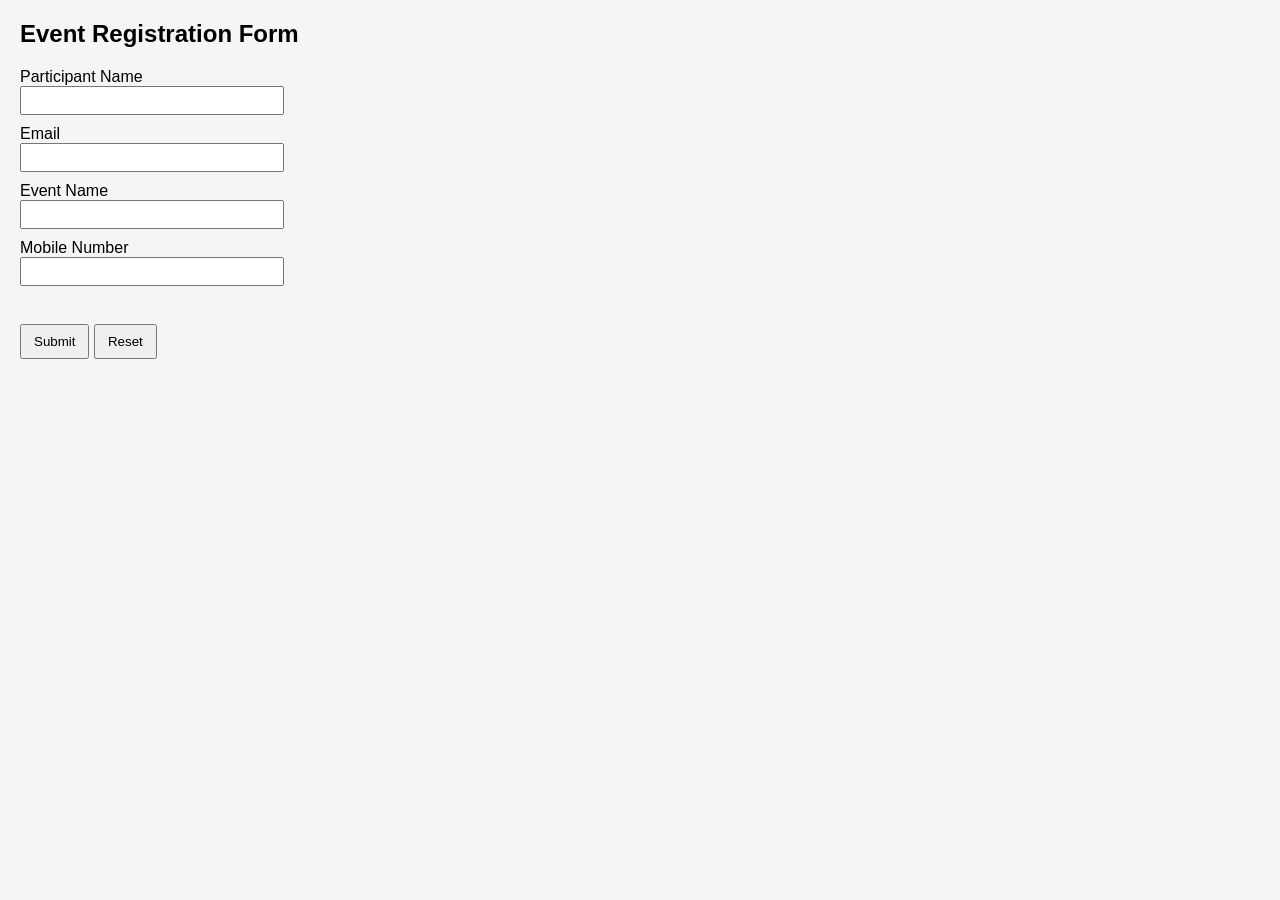
<file: ex6/Exp6-AIWD-main/Exp6-AIWD-main/registration.html>
<!DOCTYPE html>
<html>
<head>

<title>Event Registration</title>

<link rel="stylesheet" href="style.css">

<script src="https://code.jquery.com/jquery-3.6.0.min.js"></script>
<script src="script.js"></script>

</head>

<body>

<h2>Event Registration Form</h2>

<form id="regForm">

<label>Participant Name</label><br>
<input type="text" id="name"><br>

<label>Email</label><br>
<input type="text" id="email"><br>

<label>Event Name</label><br>
<input type="text" id="eventName" readonly><br>

<label>Mobile Number</label><br>
<input type="text" id="mobile"><br>

<br>

<button type="button" id="submitBtn">Submit</button>
<button type="button" id="resetBtn">Reset</button>

</form>

<p id="message"></p>

</body>
</html>
</file>
<file: ex8/style.css>
:root {
    --primary: #4f46e5;
    --primary-hover: #4338ca;
    --bg-color: #f8fafc;
    --card-bg: #ffffff;
    --text-main: #1e293b;
    --text-muted: #64748b;
    --error: #ef4444;
    --input-border: #e2e8f0;
    --shadow: 0 10px 15px -3px rgba(0, 0, 0, 0.1), 0 4px 6px -2px rgba(0, 0, 0, 0.05);
}

* {
    box-sizing: border-box;
    margin: 0;
    padding: 0;
    font-family: 'Segoe UI', Tahoma, Geneva, Verdana, sans-serif;
}

body {
    background-color: var(--bg-color);
    color: var(--text-main);
    display: flex;
    justify-content: center;
    align-items: center;
    min-height: 100vh;
}

.container {
    width: 100%;
    max-width: 500px;
    padding: 20px;
}

.form-card {
    background: var(--card-bg);
    padding: 40px;
    border-radius: 16px;
    box-shadow: var(--shadow);
}

.form-header {
    text-align: center;
    margin-bottom: 30px;
}

.form-header h1 {
    font-size: 24px;
    margin-bottom: 8px;
    color: var(--text-main);
}

.form-header p {
    color: var(--text-muted);
    font-size: 14px;
}

.input-group {
    margin-bottom: 20px;
}

.input-group label {
    display: block;
    margin-bottom: 8px;
    font-weight: 500;
    font-size: 14px;
}

.input-group input {
    width: 100%;
    padding: 12px;
    border: 1px solid var(--input-border);
    border-radius: 8px;
    outline: none;
    transition: all 0.2s;
}

.input-group input:focus {
    border-color: var(--primary);
    box-shadow: 0 0 0 3px rgba(79, 70, 229, 0.1);
}

.checkbox-section {
    margin-bottom: 30px;
}

.section-label {
    display: block;
    margin-bottom: 12px;
    font-weight: 600;
    font-size: 15px;
}

.checkbox-grid {
    display: flex;
    flex-direction: column;
    gap: 12px;
}

.checkbox-container {
    display: flex;
    align-items: center;
    position: relative;
    padding-left: 35px;
    cursor: pointer;
    font-size: 14px;
    user-select: none;
    transition: color 0.2s;
}

.checkbox-container input {
    position: absolute;
    opacity: 0;
    cursor: pointer;
    height: 0;
    width: 0;
}

.custom-checkbox {
    position: absolute;
    left: 0;
    height: 20px;
    width: 20px;
    background-color: #eee;
    border-radius: 4px;
    transition: background-color 0.2s;
}

.checkbox-container:hover input ~ .custom-checkbox {
    background-color: #ddd;
}

.checkbox-container input:checked ~ .custom-checkbox {
    background-color: var(--primary);
}

.custom-checkbox:after {
    content: "";
    position: absolute;
    display: none;
    left: 7px;
    top: 3px;
    width: 5px;
    height: 10px;
    border: solid white;
    border-width: 0 2px 2px 0;
    transform: rotate(45deg);
}

.checkbox-container input:checked ~ .custom-checkbox:after {
    display: block;
}

.error-text {
    color: var(--error);
    font-size: 12px;
    margin-top: 8px;
    height: 16px;
    font-weight: 500;
}

button {
    width: 100%;
    padding: 14px;
    background-color: var(--primary);
    color: white;
    border: none;
    border-radius: 8px;
    font-weight: 600;
    font-size: 16px;
    cursor: pointer;
    transition: background-color 0.2s, transform 0.1s;
}

button:hover {
    background-color: var(--primary-hover);
}

button:active {
    transform: scale(0.98);
}
</file>
<file: ex4/AIWD-ex-4/program1/style.css>
/* ─── Reset & Base ──────────────────────────────────────── */
*,*::before,*::after{margin:0;padding:0;box-sizing:border-box}
:root{
  --bg-primary:#0a0e1a;--bg-card:rgba(17,24,39,0.65);--border:rgba(99,102,241,0.18);
  --border-focus:rgba(99,102,241,0.5);--text-primary:#f1f5f9;--text-secondary:#94a3b8;
  --text-muted:#64748b;--accent:#6366f1;--accent-light:#818cf8;
  --accent-glow:rgba(99,102,241,0.35);--success:#10b981;
  --gradient-1:linear-gradient(135deg,#6366f1,#8b5cf6,#a78bfa);
  --radius-sm:8px;--radius-md:14px;--radius-lg:22px;--radius-xl:28px;
  --shadow-lg:0 16px 60px rgba(0,0,0,0.45);--shadow-glow:0 0 40px var(--accent-glow);
  --transition:0.3s cubic-bezier(0.4,0,0.2,1);
  --font:'Inter',-apple-system,BlinkMacSystemFont,'Segoe UI',sans-serif;
}
html{scroll-behavior:smooth}
body{font-family:var(--font);background:var(--bg-primary);color:var(--text-primary);min-height:100vh;overflow-x:hidden;position:relative}

/* ─── Blobs ──────────────────────────────────────────────── */
.blob{position:fixed;border-radius:50%;filter:blur(120px);opacity:.35;z-index:0;pointer-events:none;animation:blobFloat 18s ease-in-out infinite alternate}
.blob-1{width:500px;height:500px;background:radial-gradient(circle,#6366f1,transparent 70%);top:-120px;left:-100px}
.blob-2{width:450px;height:450px;background:radial-gradient(circle,#8b5cf6,transparent 70%);bottom:-80px;right:-80px;animation-delay:-6s}
.blob-3{width:350px;height:350px;background:radial-gradient(circle,#06b6d4,transparent 70%);top:40%;left:50%;animation-delay:-12s}
@keyframes blobFloat{0%{transform:translate(0,0) scale(1)}33%{transform:translate(40px,-30px) scale(1.08)}66%{transform:translate(-20px,25px) scale(.95)}100%{transform:translate(15px,-15px) scale(1.03)}}

/* ─── Container ──────────────────────────────────────────── */
.container{position:relative;z-index:1;max-width:600px;margin:0 auto;padding:40px 20px 30px;display:flex;flex-direction:column;gap:28px;min-height:100vh}

/* ─── Header ─────────────────────────────────────────────── */
.header{text-align:center;animation:fadeSlideDown .7s ease-out}
.logo{display:flex;align-items:center;justify-content:center;gap:12px;margin-bottom:8px}
.logo-icon{font-size:2.2rem;animation:pulse 2.5s ease-in-out infinite}
@keyframes pulse{0%,100%{transform:scale(1)}50%{transform:scale(1.12)}}
.header h1{font-size:2rem;font-weight:800;background:var(--gradient-1);-webkit-background-clip:text;-webkit-text-fill-color:transparent;background-clip:text;letter-spacing:-.5px}
.tagline{font-size:.95rem;color:var(--text-secondary);font-weight:400}

/* ─── Card ───────────────────────────────────────────────── */
.card{background:var(--bg-card);border:1px solid var(--border);border-radius:var(--radius-xl);padding:32px 28px;backdrop-filter:blur(24px);-webkit-backdrop-filter:blur(24px);box-shadow:var(--shadow-lg),inset 0 1px 0 rgba(255,255,255,.04);transition:var(--transition);animation:fadeSlideUp .7s ease-out}
.card:hover{border-color:var(--border-focus);box-shadow:var(--shadow-lg),var(--shadow-glow),inset 0 1px 0 rgba(255,255,255,.06)}

/* ─── Input ──────────────────────────────────────────────── */
.input-group{margin-bottom:24px}
.input-group label,.select-group label{display:block;font-size:.82rem;font-weight:600;color:var(--text-secondary);text-transform:uppercase;letter-spacing:.8px;margin-bottom:8px}
.input-wrapper{position:relative;display:flex;align-items:center}
.input-prefix{position:absolute;left:16px;font-size:1.3rem;font-weight:700;color:var(--accent-light);pointer-events:none;z-index:2}
.currency-input{width:100%;padding:16px 18px 16px 48px;font-size:1.4rem;font-weight:600;font-family:var(--font);color:var(--text-primary);background:rgba(15,23,42,.6);border:1px solid var(--border);border-radius:var(--radius-md);outline:none;transition:var(--transition);-moz-appearance:textfield}
.currency-input::-webkit-inner-spin-button,.currency-input::-webkit-outer-spin-button{-webkit-appearance:none}
.currency-input:focus{border-color:var(--accent);box-shadow:0 0 0 3px var(--accent-glow)}
.currency-input::placeholder{color:var(--text-muted);font-weight:400}

/* ─── Selectors ──────────────────────────────────────────── */
.selectors{display:flex;align-items:flex-end;gap:12px;margin-bottom:24px}
.select-group{flex:1;min-width:0}
.currency-select{width:100%;padding:14px;font-size:.92rem;font-weight:500;font-family:var(--font);color:var(--text-primary);background:rgba(15,23,42,.6);border:1px solid var(--border);border-radius:var(--radius-md);outline:none;cursor:pointer;transition:var(--transition);appearance:none;-webkit-appearance:none;background-image:url("data:image/svg+xml,%3Csvg xmlns='http://www.w3.org/2000/svg' width='12' height='12' viewBox='0 0 24 24' fill='none' stroke='%2394a3b8' stroke-width='2'%3E%3Cpolyline points='6 9 12 15 18 9'%3E%3C/polyline%3E%3C/svg%3E");background-repeat:no-repeat;background-position:right 14px center;padding-right:36px}
.currency-select:focus{border-color:var(--accent);box-shadow:0 0 0 3px var(--accent-glow)}
.currency-select option{background:#1e293b;color:var(--text-primary);padding:8px}

/* ─── Search Input ───────────────────────────────────────── */
.search-input{width:100%;padding:8px 12px;font-size:.78rem;font-family:var(--font);color:var(--text-primary);background:rgba(15,23,42,.4);border:1px solid rgba(99,102,241,.1);border-radius:var(--radius-sm);outline:none;margin-bottom:6px;transition:var(--transition)}
.search-input:focus{border-color:var(--accent);box-shadow:0 0 0 2px var(--accent-glow);background:rgba(15,23,42,.6)}
.search-input::placeholder{color:var(--text-muted);font-size:.76rem}

/* ─── Swap Button ────────────────────────────────────────── */
.swap-btn{flex-shrink:0;width:46px;height:46px;display:flex;align-items:center;justify-content:center;background:rgba(99,102,241,.12);border:1px solid var(--border);border-radius:50%;color:var(--accent-light);cursor:pointer;transition:var(--transition);margin-bottom:2px}
.swap-btn:hover{background:rgba(99,102,241,.25);border-color:var(--accent);transform:rotate(180deg);box-shadow:0 0 20px var(--accent-glow)}

/* ─── Convert Button ─────────────────────────────────────── */
.convert-btn{width:100%;padding:16px;font-size:1.05rem;font-weight:600;font-family:var(--font);color:#fff;background:var(--gradient-1);border:none;border-radius:var(--radius-md);cursor:pointer;display:flex;align-items:center;justify-content:center;gap:10px;transition:var(--transition);position:relative;overflow:hidden}
.convert-btn::before{content:'';position:absolute;inset:0;background:linear-gradient(135deg,rgba(255,255,255,.15),transparent);opacity:0;transition:var(--transition)}
.convert-btn:hover{transform:translateY(-2px);box-shadow:0 8px 30px var(--accent-glow)}
.convert-btn:hover::before{opacity:1}
.convert-btn:active{transform:translateY(0)}

/* ─── Result ─────────────────────────────────────────────── */
.result-container{margin-top:28px;padding:24px;background:rgba(16,185,129,.06);border:1px solid rgba(16,185,129,.2);border-radius:var(--radius-lg);text-align:center;animation:fadeSlideUp .5s ease-out;transition:var(--transition)}
.result-container.hidden{display:none}
.result-label{font-size:.8rem;font-weight:600;color:var(--success);text-transform:uppercase;letter-spacing:1.2px;margin-bottom:8px}
.result-value{font-size:2.2rem;font-weight:800;color:var(--text-primary);margin-bottom:6px;word-break:break-all}
.result-rate{font-size:.88rem;color:var(--text-secondary)}

/* ─── Rates Section ──────────────────────────────────────── */
.rates-section{animation:fadeSlideUp .9s ease-out}
.rates-title{font-size:1.1rem;font-weight:700;color:var(--text-secondary);margin-bottom:16px;text-align:center;letter-spacing:.3px}
.rates-grid{display:grid;grid-template-columns:repeat(auto-fill,minmax(155px,1fr));gap:12px}
.rate-card{background:var(--bg-card);border:1px solid var(--border);border-radius:var(--radius-md);padding:16px;text-align:center;backdrop-filter:blur(12px);transition:var(--transition);cursor:default}
.rate-card:hover{border-color:var(--border-focus);transform:translateY(-3px);box-shadow:0 8px 30px rgba(0,0,0,.35),var(--shadow-glow)}
.rate-card .rate-flag{font-size:1.6rem;margin-bottom:6px}
.rate-card .rate-code{font-size:.78rem;font-weight:600;color:var(--text-muted);text-transform:uppercase;letter-spacing:1px;margin-bottom:4px}
.rate-card .rate-value{font-size:1.15rem;font-weight:700;color:var(--accent-light)}

/* ─── Footer ─────────────────────────────────────────────── */
.footer{text-align:center;padding:12px 0 0}
.footer p{font-size:.82rem;color:var(--text-muted)}

/* ─── Animations ─────────────────────────────────────────── */
@keyframes fadeSlideDown{from{opacity:0;transform:translateY(-20px)}to{opacity:1;transform:translateY(0)}}
@keyframes fadeSlideUp{from{opacity:0;transform:translateY(20px)}to{opacity:1;transform:translateY(0)}}

/* ─── Responsive ─────────────────────────────────────────── */
@media(max-width:640px){
  .container{padding:28px 14px 20px;gap:22px}
  .header h1{font-size:1.5rem}
  .card{padding:24px 18px;border-radius:var(--radius-lg)}
  .selectors{flex-direction:column;align-items:stretch}
  .swap-btn{align-self:center;transform:rotate(90deg);margin:0}
  .swap-btn:hover{transform:rotate(270deg)}
  .currency-input{font-size:1.2rem;padding:14px 14px 14px 42px}
  .result-value{font-size:1.6rem}
  .rates-grid{grid-template-columns:repeat(2,1fr)}
}
@media(max-width:380px){.rates-grid{grid-template-columns:1fr}}
</file>
<file: ex5/ex-5/program1/style.css>
* {
    margin: 0;
    padding: 0;
    box-sizing: border-box;
}

body {
    font-family: 'Inter', -apple-system, BlinkMacSystemFont, 'Segoe UI', Roboto, Oxygen, Ubuntu, Cantarell, sans-serif;
    background: #0f0f1e;
    background-image: 
        radial-gradient(at 0% 0%, rgba(102, 126, 234, 0.15) 0px, transparent 50%),
        radial-gradient(at 100% 0%, rgba(118, 75, 162, 0.15) 0px, transparent 50%),
        radial-gradient(at 100% 100%, rgba(102, 126, 234, 0.15) 0px, transparent 50%),
        radial-gradient(at 0% 100%, rgba(118, 75, 162, 0.15) 0px, transparent 50%);
    min-height: 100vh;
    padding: 30px 20px;
    line-height: 1.6;
    position: relative;
    overflow-x: hidden;
}

body::before {
    content: '';
    position: fixed;
    top: 0;
    left: 0;
    width: 100%;
    height: 100%;
    background: linear-gradient(180deg, transparent 0%, rgba(15, 15, 30, 0.8) 100%);
    pointer-events: none;
    z-index: 0;
}

.container {
    max-width: 900px;
    margin: 0 auto;
    background: rgba(255, 255, 255, 0.03);
    backdrop-filter: blur(20px);
    border-radius: 24px;
    box-shadow: 
        0 20px 60px rgba(0, 0, 0, 0.5),
        0 0 0 1px rgba(255, 255, 255, 0.1),
        inset 0 1px 0 rgba(255, 255, 255, 0.1);
    overflow: hidden;
    position: relative;
    z-index: 1;
    animation: slideIn 0.8s cubic-bezier(0.16, 1, 0.3, 1);
}

@keyframes slideIn {
    from {
        opacity: 0;
        transform: translateY(40px) scale(0.95);
    }
    to {
        opacity: 1;
        transform: translateY(0) scale(1);
    }
}

.quiz-header {
    background: linear-gradient(135deg, rgba(102, 126, 234, 0.2) 0%, rgba(118, 75, 162, 0.2) 100%);
    border-bottom: 1px solid rgba(255, 255, 255, 0.1);
    color: white;
    padding: 50px 40px 35px;
    text-align: center;
    position: relative;
    overflow: hidden;
}

.quiz-header::before {
    content: '';
    position: absolute;
    top: -50%;
    left: -50%;
    width: 200%;
    height: 200%;
    background: 
        radial-gradient(circle at 30% 50%, rgba(102, 126, 234, 0.15) 0%, transparent 50%),
        radial-gradient(circle at 70% 50%, rgba(118, 75, 162, 0.15) 0%, transparent 50%);
    animation: rotate 25s linear infinite;
}

@keyframes rotate {
    from { transform: rotate(0deg); }
    to { transform: rotate(360deg); }
}

.quiz-header h1 {
    font-size: 3em;
    margin-bottom: 12px;
    font-weight: 800;
    background: linear-gradient(135deg, #667eea 0%, #a78bfa 50%, #764ba2 100%);
    -webkit-background-clip: text;
    -webkit-text-fill-color: transparent;
    background-clip: text;
    position: relative;
    z-index: 1;
    letter-spacing: -0.5px;
}

.quiz-subtitle {
    font-size: 1.15em;
    color: rgba(255, 255, 255, 0.7);
    margin-bottom: 30px;
    font-weight: 400;
    position: relative;
    z-index: 1;
}

.progress-bar {
    width: calc(100% - 40px);
    height: 6px;
    background: rgba(255, 255, 255, 0.1);
    border-radius: 10px;
    overflow: hidden;
    margin: 0 auto 30px;
    position: relative;
    z-index: 1;
    box-shadow: inset 0 1px 3px rgba(0, 0, 0, 0.3);
}

.progress-fill {
    height: 100%;
    background: linear-gradient(90deg, #667eea 0%, #a78bfa 50%, #764ba2 100%);
    width: 0%;
    transition: width 0.5s cubic-bezier(0.4, 0, 0.2, 1);
    border-radius: 10px;
    box-shadow: 0 0 20px rgba(102, 126, 234, 0.6);
    position: relative;
}

.progress-fill::after {
    content: '';
    position: absolute;
    top: 0;
    left: 0;
    right: 0;
    bottom: 0;
    background: linear-gradient(90deg, transparent, rgba(255, 255, 255, 0.3), transparent);
    animation: shimmer 2s infinite;
}

@keyframes shimmer {
    0% { transform: translateX(-100%); }
    100% { transform: translateX(100%); }
}

.timer-section {
    margin-top: 10px;
    position: relative;
    z-index: 1;
}

.timer-display {
    background: rgba(255, 255, 255, 0.08);
    padding: 16px 40px;
    border-radius: 100px;
    display: inline-flex;
    align-items: center;
    gap: 12px;
    backdrop-filter: blur(20px);
    border: 1px solid rgba(255, 255, 255, 0.2);
    box-shadow: 
        0 8px 32px rgba(0, 0, 0, 0.3),
        inset 0 1px 0 rgba(255, 255, 255, 0.1);
    transition: all 0.3s ease;
}

.timer-icon {
    font-size: 1.6em;
    filter: drop-shadow(0 2px 4px rgba(0, 0, 0, 0.3));
}

.timer-label {
    font-size: 1em;
    font-weight: 500;
    color: rgba(255, 255, 255, 0.9);
    text-transform: uppercase;
    letter-spacing: 0.5px;
    font-size: 0.85em;
}

.timer-value {
    font-size: 2.8em;
    font-weight: 800;
    margin: 0 8px;
    background: linear-gradient(135deg, #ffd700 0%, #ffed4e 100%);
    -webkit-background-clip: text;
    -webkit-text-fill-color: transparent;
    background-clip: text;
    min-width: 60px;
    text-align: center;
    filter: drop-shadow(0 2px 8px rgba(255, 215, 0, 0.5));
}

.warning-message {
    margin-top: 20px;
    background: linear-gradient(135deg, #ff4757 0%, #ff6b6b 100%);
    color: white;
    padding: 14px 28px;
    border-radius: 100px;
    font-weight: 700;
    font-size: 1.05em;
    display: none;
    animation: urgentPulse 0.6s ease-in-out infinite;
    box-shadow: 
        0 8px 24px rgba(255, 71, 87, 0.5),
        0 0 0 1px rgba(255, 255, 255, 0.3);
    letter-spacing: 0.3px;
}

@keyframes urgentPulse {
    0%, 100% {
        transform: scale(1);
        box-shadow: 0 8px 24px rgba(255, 71, 87, 0.5);
    }
    50% {
        transform: scale(1.05);
        box-shadow: 0 12px 32px rgba(255, 71, 87, 0.8);
    }
}

.quiz-content {
    padding: 40px;
    background: rgba(255, 255, 255, 0.02);
}

.question-block {
    background: rgba(255, 255, 255, 0.05);
    backdrop-filter: blur(10px);
    padding: 32px;
    margin-bottom: 20px;
    border-radius: 16px;
    border: 1px solid rgba(255, 255, 255, 0.1);
    transition: all 0.4s cubic-bezier(0.4, 0, 0.2, 1);
    position: relative;
    overflow: hidden;
}

.question-block::before {
    content: '';
    position: absolute;
    left: 0;
    top: 0;
    height: 100%;
    width: 4px;
    background: linear-gradient(180deg, #667eea 0%, #a78bfa 50%, #764ba2 100%);
    transition: all 0.3s ease;
    opacity: 0.5;
}

.question-block:hover {
    transform: translateY(-2px);
    background: rgba(255, 255, 255, 0.08);
    border-color: rgba(102, 126, 234, 0.4);
    box-shadow: 
        0 12px 40px rgba(0, 0, 0, 0.3),
        0 0 0 1px rgba(102, 126, 234, 0.3);
}

.question-block:hover::before {
    width: 4px;
    opacity: 1;
    box-shadow: 0 0 20px rgba(102, 126, 234, 0.6);
}

.question-number {
    position: absolute;
    top: 20px;
    right: 24px;
    width: 44px;
    height: 44px;
    background: linear-gradient(135deg, #667eea 0%, #764ba2 100%);
    color: white;
    border-radius: 12px;
    display: flex;
    align-items: center;
    justify-content: center;
    font-weight: 700;
    font-size: 1.3em;
    box-shadow: 
        0 4px 12px rgba(102, 126, 234, 0.4),
        inset 0 1px 0 rgba(255, 255, 255, 0.2);
}

.question-block h3 {
    color: #ffffff;
    margin-bottom: 24px;
    font-size: 1.2em;
    padding-right: 60px;
    line-height: 1.6;
    font-weight: 600;
}

.options {
    display: flex;
    flex-direction: column;
    gap: 10px;
}

.options label {
    display: flex;
    align-items: center;
    padding: 16px 20px;
    background: rgba(255, 255, 255, 0.04);
    backdrop-filter: blur(10px);
    border-radius: 12px;
    cursor: pointer;
    transition: all 0.3s cubic-bezier(0.4, 0, 0.2, 1);
    border: 1px solid rgba(255, 255, 255, 0.08);
    position: relative;
    overflow: hidden;
}

.options label::before {
    content: '';
    position: absolute;
    left: 0;
    top: 0;
    height: 100%;
    width: 0;
    background: linear-gradient(90deg, rgba(102, 126, 234, 0.2) 0%, transparent 100%);
    transition: width 0.4s cubic-bezier(0.4, 0, 0.2, 1);
    z-index: 0;
}

.options label:hover {
    background: rgba(255, 255, 255, 0.08);
    border-color: rgba(102, 126, 234, 0.5);
    transform: translateX(4px);
    box-shadow: 0 4px 20px rgba(102, 126, 234, 0.2);
}

.options label:hover::before {
    width: 100%;
}

.options input[type="radio"] {
    width: 20px;
    height: 20px;
    margin-right: 14px;
    cursor: pointer;
    accent-color: #667eea;
    transition: all 0.2s ease;
    position: relative;
    z-index: 1;
}

.options input[type="radio"]:checked {
    transform: scale(1.15);
}

.options label:has(input:checked) {
    background: linear-gradient(135deg, rgba(102, 126, 234, 0.25) 0%, rgba(118, 75, 162, 0.25) 100%);
    border-color: rgba(102, 126, 234, 0.6);
    box-shadow: 
        0 4px 20px rgba(102, 126, 234, 0.3),
        inset 0 1px 0 rgba(255, 255, 255, 0.1);
}

.options label:has(input:checked)::before {
    width: 100%;
}

.options input[type="radio"]:disabled {
    cursor: not-allowed;
    opacity: 0.5;
}

.options label:has(input:disabled) {
    opacity: 0.5;
    cursor: not-allowed;
    background: rgba(255, 255, 255, 0.02);
}

.options label:has(input:disabled):hover {
    transform: none;
    background: rgba(255, 255, 255, 0.02);
    border-color: rgba(255, 255, 255, 0.08);
    box-shadow: none;
}

.options span {
    font-size: 1.05em;
    color: rgba(255, 255, 255, 0.9);
    position: relative;
    z-index: 1;
    font-weight: 500;
}

.submit-btn {
    background: linear-gradient(135deg, #667eea 0%, #764ba2 100%);
    color: white;
    border: none;
    padding: 18px 56px;
    font-size: 1.2em;
    border-radius: 100px;
    cursor: pointer;
    transition: all 0.3s cubic-bezier(0.4, 0, 0.2, 1);
    display: flex;
    align-items: center;
    justify-content: center;
    gap: 10px;
    margin: 40px auto 0;
    font-weight: 700;
    box-shadow: 
        0 8px 30px rgba(102, 126, 234, 0.5),
        inset 0 1px 0 rgba(255, 255, 255, 0.2);
    position: relative;
    overflow: hidden;
    letter-spacing: 0.5px;
}

.submit-btn::before {
    content: '';
    position: absolute;
    top: 50%;
    left: 50%;
    width: 0;
    height: 0;
    border-radius: 50%;
    background: rgba(255, 255, 255, 0.25);
    transform: translate(-50%, -50%);
    transition: width 0.6s ease, height 0.6s ease;
}

.submit-btn:hover:not(:disabled)::before {
    width: 400px;
    height: 400px;
}

.submit-btn:hover:not(:disabled) {
    transform: translateY(-3px) scale(1.02);
    box-shadow: 
        0 16px 40px rgba(102, 126, 234, 0.6),
        inset 0 1px 0 rgba(255, 255, 255, 0.3);
}

.submit-btn:active:not(:disabled) {
    transform: translateY(-1px) scale(0.98);
}

.btn-text, .btn-icon {
    position: relative;
    z-index: 1;
}

.btn-icon {
    font-size: 1.4em;
    transition: transform 0.4s cubic-bezier(0.68, -0.55, 0.265, 1.55);
}

.submit-btn:hover:not(:disabled) .btn-icon {
    transform: scale(1.2) rotate(360deg);
}

.submit-btn:disabled {
    background: rgba(255, 255, 255, 0.1);
    cursor: not-allowed;
    box-shadow: none;
    opacity: 0.5;
    color: rgba(255, 255, 255, 0.5);
}

.result-section {
    background: linear-gradient(135deg, rgba(102, 126, 234, 0.15) 0%, rgba(118, 75, 162, 0.15) 100%);
    border-top: 1px solid rgba(255, 255, 255, 0.1);
    padding: 60px 40px;
    text-align: center;
    animation: resultSlideIn 0.6s cubic-bezier(0.16, 1, 0.3, 1);
    position: relative;
    overflow: hidden;
}

.result-section::before {
    content: '';
    position: absolute;
    top: -50%;
    left: -50%;
    width: 200%;
    height: 200%;
    background: 
        radial-gradient(circle at 30% 50%, rgba(102, 126, 234, 0.1) 0%, transparent 50%),
        radial-gradient(circle at 70% 50%, rgba(118, 75, 162, 0.1) 0%, transparent 50%);
    animation: rotate 20s linear infinite;
}

@keyframes resultSlideIn {
    from {
        opacity: 0;
        transform: translateY(40px);
    }
    to {
        opacity: 1;
        transform: translateY(0);
    }
}

.result-icon {
    font-size: 5.5em;
    margin-bottom: 24px;
    animation: bounceIn 1s cubic-bezier(0.68, -0.55, 0.265, 1.55);
    position: relative;
    z-index: 1;
    filter: drop-shadow(0 4px 12px rgba(255, 215, 0, 0.4));
}

@keyframes bounceIn {
    0% {
        transform: scale(0) rotate(-180deg);
        opacity: 0;
    }
    60% {
        transform: scale(1.15) rotate(10deg);
    }
    100% {
        transform: scale(1) rotate(0deg);
        opacity: 1;
    }
}

.result-section h2 {
    color: white;
    font-size: 2.6em;
    margin-bottom: 35px;
    font-weight: 800;
    position: relative;
    z-index: 1;
    letter-spacing: -0.5px;
}

.score-display {
    background: rgba(255, 255, 255, 0.06);
    backdrop-filter: blur(20px);
    padding: 45px;
    border-radius: 24px;
    border: 1px solid rgba(255, 255, 255, 0.1);
    box-shadow: 
        0 20px 60px rgba(0, 0, 0, 0.4),
        inset 0 1px 0 rgba(255, 255, 255, 0.1);
    position: relative;
    z-index: 1;
}

.score-circle {
    width: 200px;
    height: 200px;
    margin: 0 auto 30px;
    border-radius: 50%;
    background: linear-gradient(135deg, #667eea 0%, #a78bfa 50%, #764ba2 100%);
    display: flex;
    flex-direction: column;
    align-items: center;
    justify-content: center;
    box-shadow: 
        0 15px 50px rgba(102, 126, 234, 0.5),
        inset 0 2px 0 rgba(255, 255, 255, 0.2);
    animation: scoreReveal 1s cubic-bezier(0.68, -0.55, 0.265, 1.55) 0.3s both;
    position: relative;
    border: 3px solid rgba(255, 255, 255, 0.2);
}

.score-circle::before {
    content: '';
    position: absolute;
    inset: -8px;
    border-radius: 50%;
    background: linear-gradient(135deg, #667eea 0%, #764ba2 100%);
    filter: blur(25px);
    opacity: 0.6;
    z-index: -1;
    animation: pulse 2s ease-in-out infinite;
}

@keyframes pulse {
    0%, 100% {
        opacity: 0.6;
        transform: scale(1);
    }
    50% {
        opacity: 0.8;
        transform: scale(1.05);
    }
}

@keyframes scoreReveal {
    0% {
        transform: scale(0) rotate(-180deg);
        opacity: 0;
    }
    70% {
        transform: scale(1.1) rotate(10deg);
    }
    100% {
        transform: scale(1) rotate(0deg);
        opacity: 1;
    }
}

.score-value {
    font-size: 4.5em;
    font-weight: 900;
    color: white;
    text-shadow: 0 4px 8px rgba(0, 0, 0, 0.3);
    line-height: 1;
}

.score-total {
    font-size: 2.2em;
    color: rgba(255, 255, 255, 0.95);
    font-weight: 700;
}

.score-message {
    font-size: 1.5em;
    color: white;
    font-weight: 700;
    margin-top: 12px;
    animation: fadeIn 0.8s ease-out 0.7s both;
    text-shadow: 0 2px 4px rgba(0, 0, 0, 0.2);
}

@keyframes fadeIn {
    from {
        opacity: 0;
        transform: translateY(15px);
    }
    to {
        opacity: 1;
        transform: translateY(0);
    }
}

@media (max-width: 768px) {
    body {
        padding: 15px;
    }
    
    .container {
        margin: 0;
        border-radius: 20px;
    }
    
    .quiz-header {
        padding: 35px 25px 30px;
    }
    
    .quiz-header h1 {
        font-size: 2.2em;
    }
    
    .quiz-subtitle {
        font-size: 1em;
    }
    
    .timer-display {
        padding: 14px 30px;
    }
    
    .timer-value {
        font-size: 2.2em;
    }
    
    .timer-icon {
        font-size: 1.3em;
    }
    
    .quiz-content {
        padding: 30px 20px;
    }
    
    .question-block {
        padding: 24px 18px;
    }
    
    .question-block h3 {
        font-size: 1.1em;
        padding-right: 55px;
    }
    
    .question-number {
        width: 38px;
        height: 38px;
        font-size: 1.1em;
    }
    
    .options label {
        padding: 14px 16px;
    }
    
    .options span {
        font-size: 1em;
    }
    
    .submit-btn {
        padding: 16px 48px;
        font-size: 1.1em;
    }
    
    .result-section {
        padding: 45px 25px;
    }
    
    .result-section h2 {
        font-size: 2em;
    }
    
    .result-icon {
        font-size: 4.5em;
    }
    
    .score-display {
        padding: 35px 25px;
    }
    
    .score-circle {
        width: 160px;
        height: 160px;
    }
    
    .score-value {
        font-size: 3.5em;
    }
    
    .score-total {
        font-size: 1.8em;
    }
    
    .score-message {
        font-size: 1.3em;
    }
}
</file>
<file: ex5/ex-5/program2/style.css>
* {
    margin: 0;
    padding: 0;
    box-sizing: border-box;
}

body {
    font-family: 'Segoe UI', Tahoma, Geneva, Verdana, sans-serif;
    background: linear-gradient(135deg, #667eea 0%, #764ba2 100%);
    min-height: 100vh;
    padding: 20px;
    line-height: 1.6;
}

.container {
    max-width: 900px;
    margin: 0 auto;
    background: white;
    border-radius: 15px;
    box-shadow: 0 10px 40px rgba(0, 0, 0, 0.3);
    overflow: hidden;
}

.event-header {
    background: linear-gradient(135deg, #f093fb 0%, #f5576c 100%);
    color: white;
    padding: 40px;
    text-align: center;
}

.event-header h1 {
    font-size: 2.8em;
    margin-bottom: 10px;
    text-shadow: 2px 2px 4px rgba(0, 0, 0, 0.3);
}

.event-subtitle {
    font-size: 1.3em;
    opacity: 0.95;
    font-weight: 300;
}

.countdown-section {
    background: linear-gradient(135deg, #667eea 0%, #764ba2 100%);
    padding: 40px;
    text-align: center;
    color: white;
}

.countdown-section h2 {
    font-size: 2em;
    margin-bottom: 30px;
    text-shadow: 2px 2px 4px rgba(0, 0, 0, 0.2);
}

.countdown-display {
    display: flex;
    justify-content: center;
    align-items: center;
    gap: 15px;
    flex-wrap: wrap;
}

.time-unit {
    background: rgba(255, 255, 255, 0.2);
    backdrop-filter: blur(10px);
    padding: 25px 30px;
    border-radius: 15px;
    min-width: 120px;
    box-shadow: 0 4px 15px rgba(0, 0, 0, 0.2);
}

.time-value {
    display: block;
    font-size: 3em;
    font-weight: bold;
    color: #fff700;
    text-shadow: 2px 2px 4px rgba(0, 0, 0, 0.3);
    line-height: 1;
}

.time-label {
    display: block;
    font-size: 0.9em;
    margin-top: 10px;
    text-transform: uppercase;
    letter-spacing: 2px;
    font-weight: 500;
}

.separator {
    font-size: 3em;
    font-weight: bold;
    color: white;
    text-shadow: 2px 2px 4px rgba(0, 0, 0, 0.3);
}

.status-message {
    margin-top: 30px;
    font-size: 2.5em;
    font-weight: bold;
    padding: 25px;
    border-radius: 15px;
    display: none;
    animation: fadeInScale 0.5s ease-in-out;
}

.status-message.closed {
    background: #ff4757;
    color: white;
    box-shadow: 0 8px 25px rgba(255, 71, 87, 0.5);
    text-shadow: 2px 2px 4px rgba(0, 0, 0, 0.3);
}

@keyframes fadeInScale {
    from {
        opacity: 0;
        transform: scale(0.8);
    }
    to {
        opacity: 1;
        transform: scale(1);
    }
}

.registration-form {
    padding: 50px 40px;
}

.registration-form h2 {
    color: #333;
    font-size: 2em;
    margin-bottom: 30px;
    text-align: center;
}

.form-group {
    margin-bottom: 25px;
}

.form-group label {
    display: block;
    margin-bottom: 8px;
    color: #333;
    font-weight: 600;
    font-size: 1.05em;
}

.form-group input[type="text"],
.form-group input[type="email"],
.form-group input[type="tel"],
.form-group select {
    width: 100%;
    padding: 14px 18px;
    border: 2px solid #e0e0e0;
    border-radius: 8px;
    font-size: 1em;
    transition: all 0.3s ease;
    font-family: inherit;
}

.form-group input:focus,
.form-group select:focus {
    outline: none;
    border-color: #667eea;
    box-shadow: 0 0 0 3px rgba(102, 126, 234, 0.1);
}

.form-group input:disabled,
.form-group select:disabled {
    background: #f5f5f5;
    cursor: not-allowed;
    opacity: 0.6;
}

.form-group select {
    cursor: pointer;
    appearance: none;
    background-image: url("data:image/svg+xml,%3Csvg xmlns='http://www.w3.org/2000/svg' width='12' height='12' viewBox='0 0 12 12'%3E%3Cpath fill='%23333' d='M6 9L1 4h10z'/%3E%3C/svg%3E");
    background-repeat: no-repeat;
    background-position: right 15px center;
    padding-right: 40px;
}

.checkbox-group label {
    display: flex;
    align-items: center;
    cursor: pointer;
    font-weight: normal;
}

.checkbox-group input[type="checkbox"] {
    width: 20px;
    height: 20px;
    margin-right: 10px;
    cursor: pointer;
    accent-color: #667eea;
}

.checkbox-group span {
    font-size: 0.95em;
}

.register-btn {
    background: linear-gradient(135deg, #667eea 0%, #764ba2 100%);
    color: white;
    border: none;
    padding: 16px 60px;
    font-size: 1.2em;
    border-radius: 50px;
    cursor: pointer;
    transition: all 0.3s ease;
    display: block;
    margin: 30px auto 0;
    font-weight: bold;
    box-shadow: 0 5px 20px rgba(102, 126, 234, 0.4);
    width: 100%;
    max-width: 300px;
}

.register-btn:hover:not(:disabled) {
    transform: translateY(-3px);
    box-shadow: 0 8px 25px rgba(102, 126, 234, 0.6);
}

.register-btn:active:not(:disabled) {
    transform: translateY(-1px);
}

.register-btn:disabled {
    background: #ccc;
    cursor: not-allowed;
    box-shadow: none;
}

@media (max-width: 768px) {
    .container {
        margin: 10px;
    }
    
    .event-header {
        padding: 30px 20px;
    }
    
    .event-header h1 {
        font-size: 2em;
    }
    
    .event-subtitle {
        font-size: 1.1em;
    }
    
    .countdown-section {
        padding: 30px 20px;
    }
    
    .countdown-section h2 {
        font-size: 1.5em;
    }
    
    .countdown-display {
        gap: 10px;
    }
    
    .time-unit {
        padding: 15px 20px;
        min-width: 80px;
    }
    
    .time-value {
        font-size: 2em;
    }
    
    .time-label {
        font-size: 0.75em;
    }
    
    .separator {
        font-size: 2em;
    }
    
    .status-message {
        font-size: 1.8em;
        padding: 20px;
    }
    
    .registration-form {
        padding: 30px 20px;
    }
    
    .registration-form h2 {
        font-size: 1.6em;
    }
    
    .register-btn {
        padding: 14px 40px;
        font-size: 1.1em;
    }
}

@media (max-width: 480px) {
    .time-unit {
        padding: 12px 15px;
        min-width: 70px;
    }
    
    .time-value {
        font-size: 1.8em;
    }
    
    .separator {
        display: none;
    }
    
    .countdown-display {
        gap: 8px;
    }
}
</file>
<file: ex6/Exp6-AIWD-main/Exp6-AIWD-main/style.css>
body{
font-family:Arial;
background:#f5f5f5;
margin:20px;
}

h1{
text-align:center;
}

.media{
text-align:center;
margin-bottom:30px;
}

.media img{
width:70%;
border-radius:10px;
}

.media video{
width:70%;
margin-top:10px;
}

audio{
margin-top:10px;
}

.event{
border:1px solid #ccc;
padding:15px;
margin-bottom:20px;
background:white;
border-radius:5px;
}

.details{
margin-top:10px;
}

button{
padding:8px 12px;
margin-top:10px;
cursor:pointer;
}

input{
width:250px;
padding:5px;
margin-bottom:10px;
}

#message{
font-weight:bold;
margin-top:15px;
}
</file>
